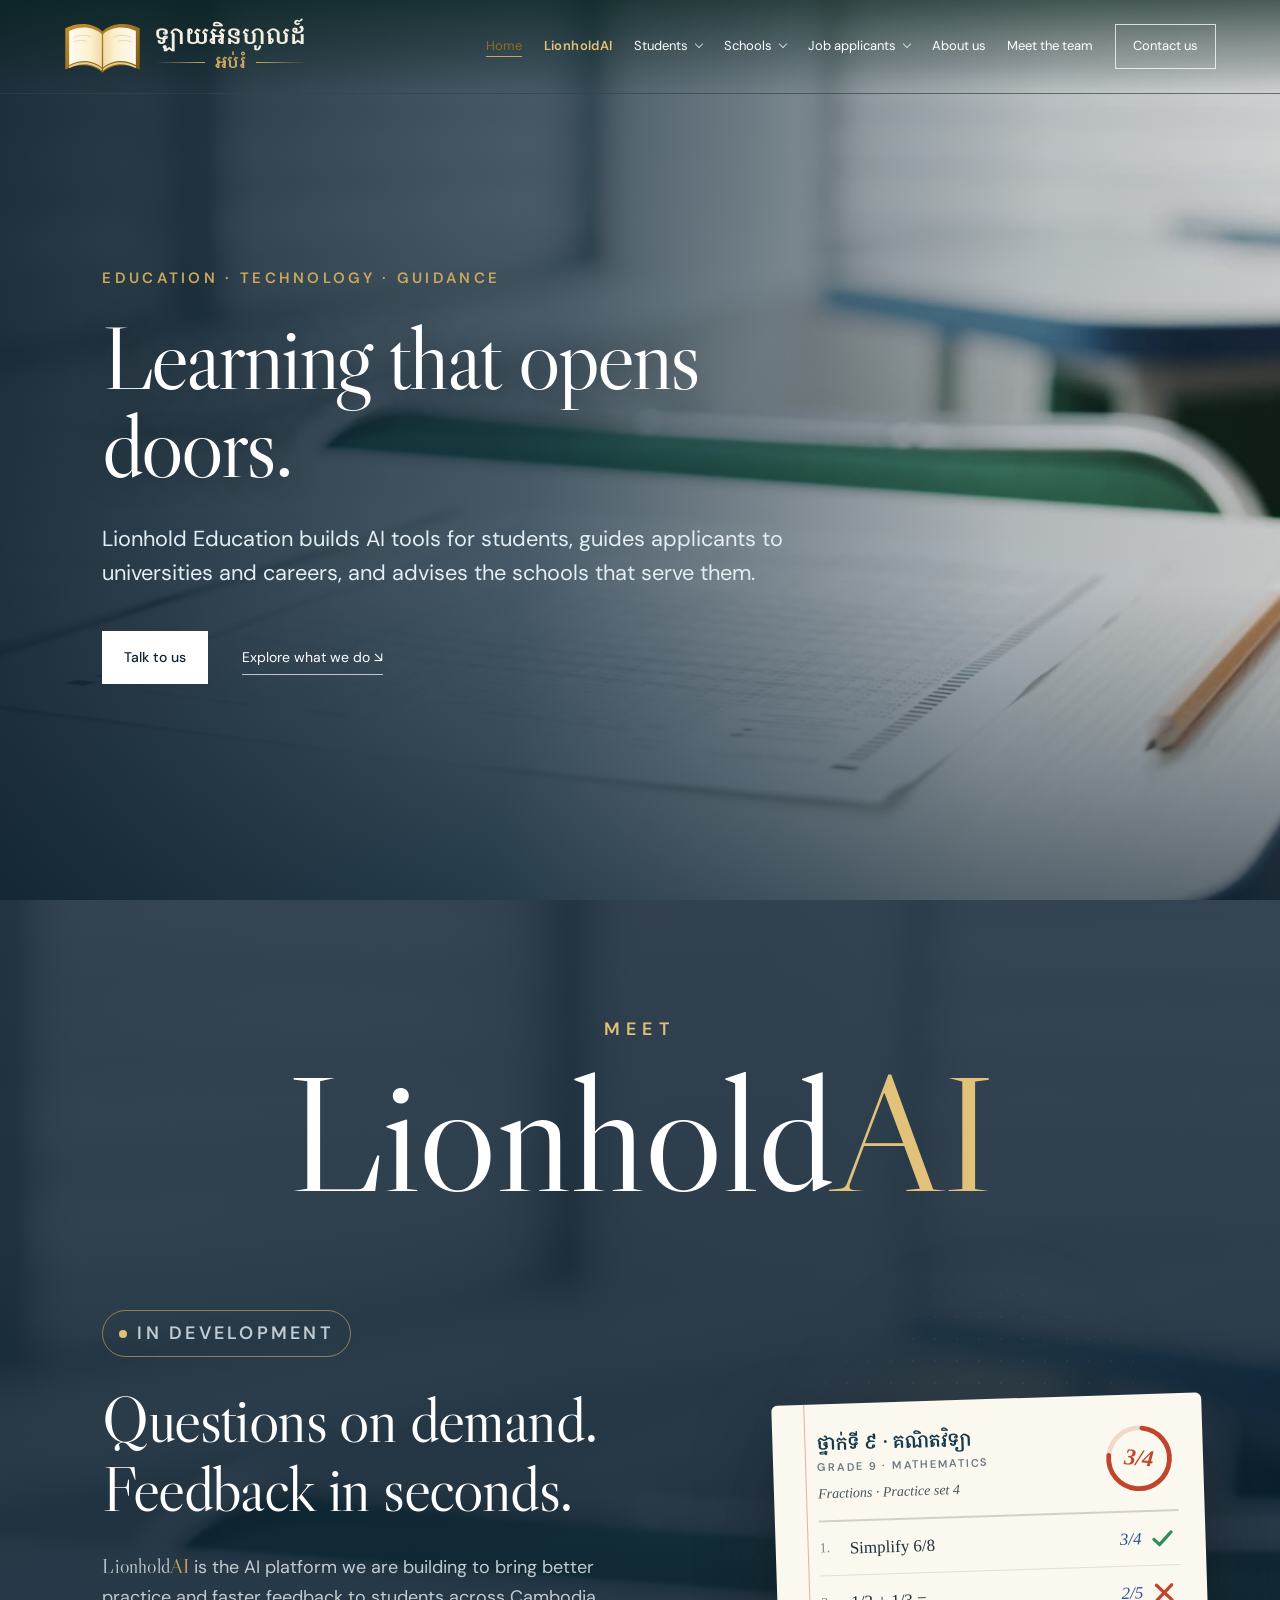
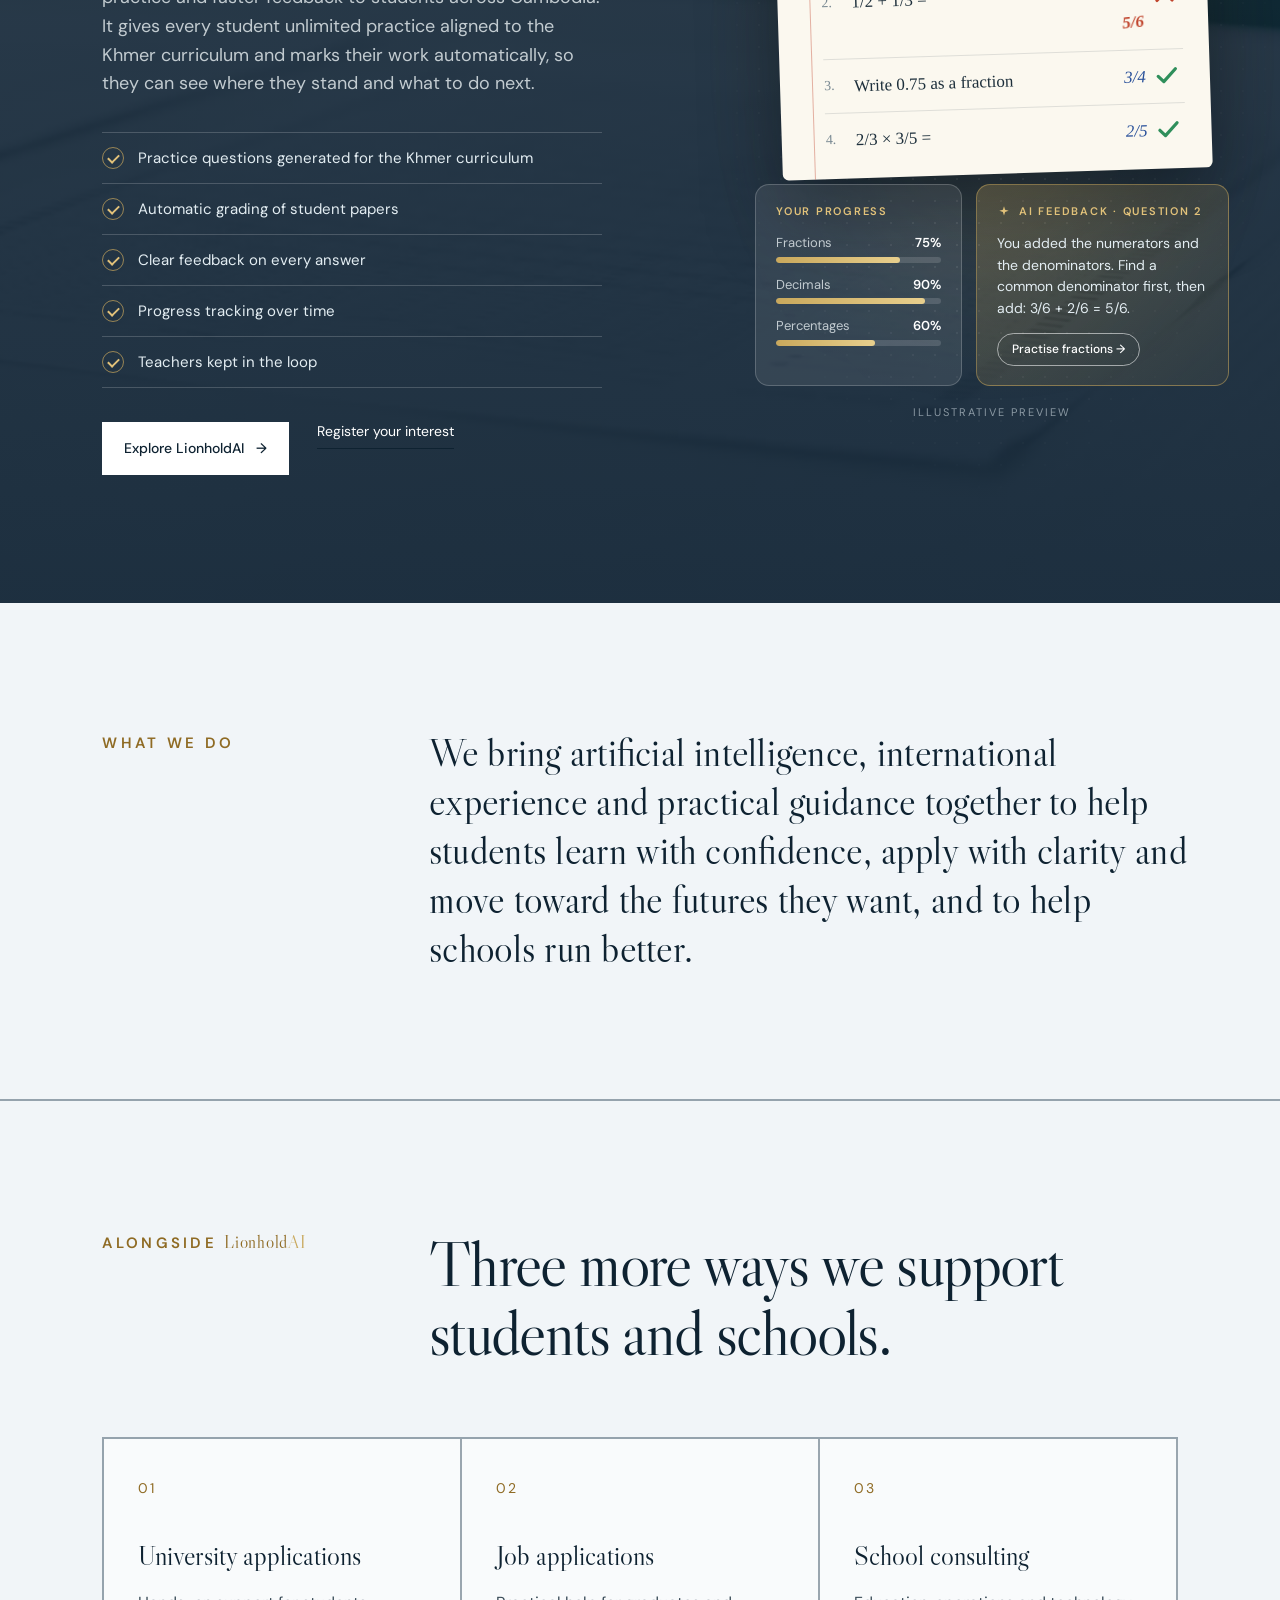
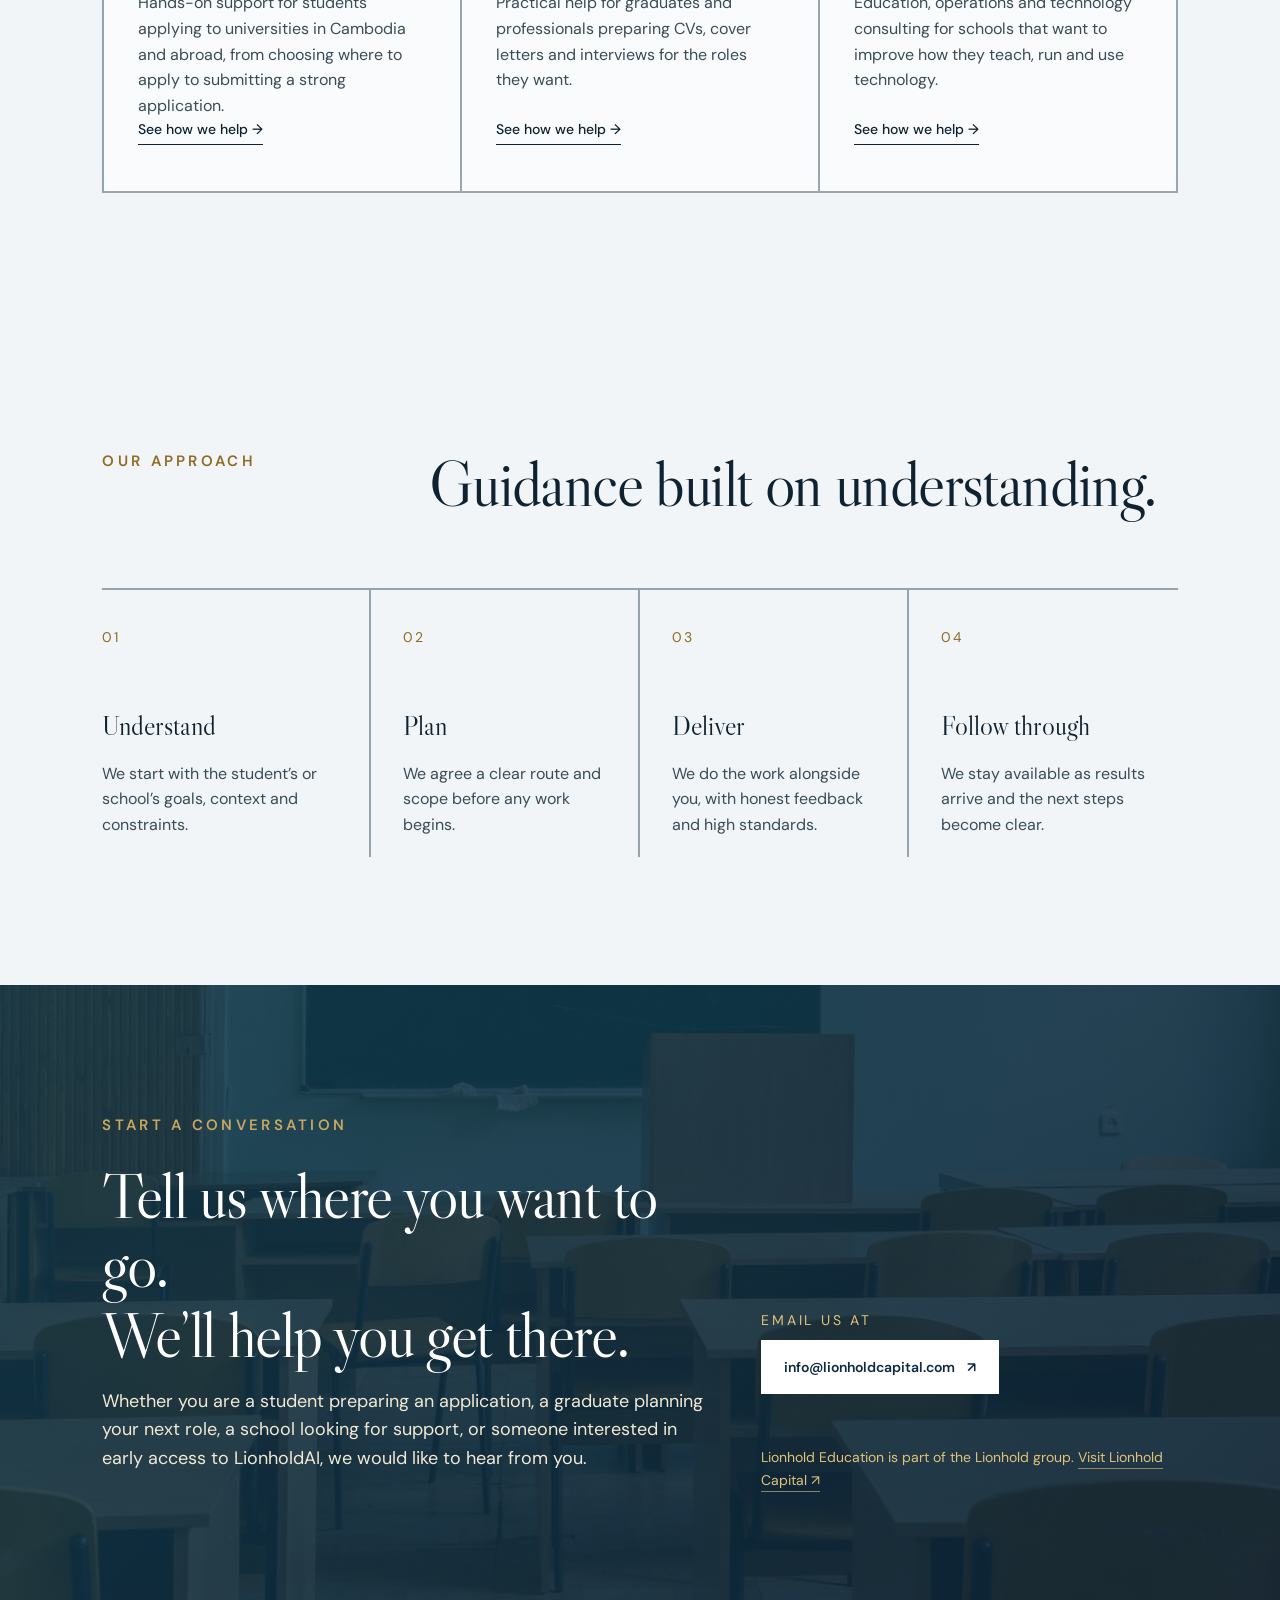
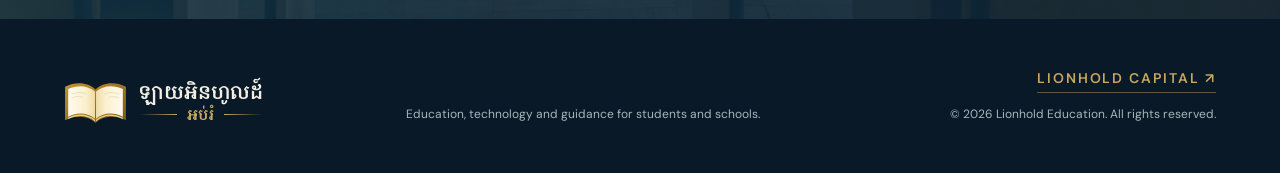
<file: index.html>
<!doctype html>
<html lang="en">
<head>
  <meta charset="utf-8">
  <meta name="viewport" content="width=device-width, initial-scale=1">
  <meta name="description" content="LionholdAI is an AI learning platform for Cambodian students that writes Khmer-curriculum practice questions and grades papers automatically. From Lionhold Education.">
  <meta name="theme-color" content="#eaf0f3">
  <link rel="icon" href="assets/favicon.svg?v=6" type="image/svg+xml">
  <link rel="icon" href="assets/favicon.ico?v=6" sizes="16x16 32x32 48x48">
  <link rel="icon" href="assets/lionhold-favicon.png?v=6" type="image/png" sizes="256x256">
  <link rel="apple-touch-icon" href="assets/apple-touch-icon.png?v=6">
  <title>Lionhold Education | Learning that opens doors.</title>
  <link rel="preconnect" href="https://fonts.googleapis.com">
  <link rel="preconnect" href="https://fonts.gstatic.com" crossorigin>
  <link href="https://fonts.googleapis.com/css2?family=DM+Sans:wght@400;500;600&family=Libre+Caslon+Display&family=Noto+Serif+Khmer:wght@500;600&display=swap" rel="stylesheet">
  <link rel="stylesheet" href="styles.css?v=2">
  <link rel="stylesheet" href="education.css?v=8">
</head>
<body class="tinted" style="--photo:url(assets/hero-poster.jpg);--band1:url(assets/hero-poster.jpg);--band2:url(assets/band-2.jpg);--foot:none">
  <header class="site-header" id="top">
    <a class="brand" href="#top" aria-label="Lionhold Education home">
      <img class="brand-emblem" src="assets/lionhold-book-emblem.svg?v=3" alt="" width="240" height="168">
      <span class="brand-text" lang="km"><strong>ឡាយអិនហូលដ៍</strong><em>អប់រំ</em></span>
    </a>
    <button class="menu-toggle" type="button" aria-expanded="false" aria-controls="nav">Menu</button>
    <nav id="nav" aria-label="Main navigation">
      <a href="index.html" aria-current="page">Home</a>
      <a class="nav-lhai" href="platform.html">LionholdAI</a>
      <div class="nav-item has-dropdown">
        <a class="nav-trigger" href="platform.html">Students</a>
        <div class="dropdown">
          <a href="platform.html">LionholdAI</a>
          <a href="university.html">University application support</a>
        </div>
      </div>
      <div class="nav-item has-dropdown">
        <a class="nav-trigger" href="schools.html">Schools</a>
        <div class="dropdown">
          <a href="schools.html#education-consulting">Education consulting</a>
          <a href="schools.html#operations-consulting">Operations consulting</a>
          <a href="schools.html#technology-consulting">Technology consulting</a>
        </div>
      </div>
      <div class="nav-item has-dropdown">
        <a class="nav-trigger" href="jobs.html">Job applicants</a>
        <div class="dropdown">
          <a href="jobs.html#cvs">CVs and cover letters</a>
          <a href="jobs.html#interviews">Interview preparation</a>
          <a href="jobs.html#job-search">Job search strategy</a>
        </div>
      </div>
      <a href="about.html">About us</a>
      <a href="team.html">Meet the team</a>
      <a class="nav-cta" href="index.html#contact">Contact us</a>
    </nav>
  </header>

  <main>
    <section class="hero" aria-labelledby="hero-title">
      <video class="hero-video" autoplay muted loop playsinline preload="metadata" poster="assets/hero-poster.jpg" aria-hidden="true">
        <source src="assets/hero-video-sm.mp4" type="video/mp4" media="(max-width:900px)">
        <source src="assets/hero-video.mp4" type="video/mp4">
      </video>
      <div class="hero-shade" aria-hidden="true"></div>
      <div class="hero-copy reveal">
        <p class="eyebrow">Education · Technology · Guidance</p>
        <h1 id="hero-title">Learning that opens doors.</h1>
        <p class="lede">Lionhold Education builds AI tools for students, guides applicants to universities and careers, and advises the schools that serve them.</p>
        <div class="hero-actions">
          <a class="button button-primary" href="#contact">Talk to us</a>
          <a class="text-link" href="#work">Explore what we do <span aria-hidden="true">↘</span></a>
        </div>
      </div>
    </section>

    <section class="technology ai-preview" id="technology" aria-labelledby="technology-title">
      <div class="ai-banner reveal">
        <p class="ai-banner-meet">Meet</p>
        <p class="ai-banner-name"><span class="lhai">Lionhold<i>AI</i></span></p>
      </div>
      <div class="tech-copy section-pad reveal">
        <p class="status-pill">In development</p>
        <h2 id="technology-title">Questions on demand.<br>Feedback in seconds.</h2>
        <p><span class="lhai">Lionhold<i>AI</i></span> is the AI platform we are building to bring better practice and faster feedback to students across Cambodia. It gives every student unlimited practice aligned to the Khmer curriculum and marks their work automatically, so they can see where they stand and what to do next.</p>
        <ul class="ai-points">
          <li><span class="ai-tick" aria-hidden="true"></span>Practice questions generated for the Khmer curriculum</li>
          <li><span class="ai-tick" aria-hidden="true"></span>Automatic grading of student papers</li>
          <li><span class="ai-tick" aria-hidden="true"></span>Clear feedback on every answer</li>
          <li><span class="ai-tick" aria-hidden="true"></span>Progress tracking over time</li>
          <li><span class="ai-tick" aria-hidden="true"></span>Teachers kept in the loop</li>
        </ul>
        <div class="tech-actions"><a class="button button-primary" href="platform.html">Explore LionholdAI <span aria-hidden="true">→</span></a><a class="text-link" href="#contact">Register your interest</a></div>
      </div>

      <div class="preview-stage reveal" role="img" aria-label="Illustrative preview: a student's maths paper marked automatically, with a score, feedback on the wrong answer and progress by topic.">
        <div class="paper">
          <div class="paper-head">
            <div>
              <p class="paper-km" lang="km">ថ្នាក់ទី ៩ · គណិតវិទ្យា</p>
              <p class="paper-en">Grade 9 · Mathematics</p>
              <p class="paper-set">Fractions · Practice set 4</p>
            </div>
            <div class="score-stamp">
              <svg viewBox="0 0 80 80" aria-hidden="true"><circle class="ring-track" cx="40" cy="40" r="32"/><circle class="ring-fill" cx="40" cy="40" r="32"/></svg>
              <span>3/4</span>
            </div>
          </div>
          <ol class="paper-qs">
            <li><span class="q-text">Simplify 6/8</span><span class="q-ans">3/4</span><svg class="mark tick" viewBox="0 0 24 24" aria-hidden="true"><path pathLength="40" d="M4 12.5l5 5L20 6"/></svg></li>
            <li class="wrong"><span class="q-text">1/2 + 1/3 =</span><span class="q-ans">2/5</span><svg class="mark cross" viewBox="0 0 24 24" aria-hidden="true"><path pathLength="40" d="M5 5l14 14M19 5L5 19"/></svg><span class="q-fix">5/6</span></li>
            <li><span class="q-text">Write 0.75 as a fraction</span><span class="q-ans">3/4</span><svg class="mark tick" viewBox="0 0 24 24" aria-hidden="true"><path pathLength="40" d="M4 12.5l5 5L20 6"/></svg></li>
            <li><span class="q-text">2/3 × 3/5 =</span><span class="q-ans">2/5</span><svg class="mark tick" viewBox="0 0 24 24" aria-hidden="true"><path pathLength="40" d="M4 12.5l5 5L20 6"/></svg></li>
          </ol>
        </div>

        <div class="preview-cards">
          <div class="progress-card">
            <p class="card-label">Your progress</p>
            <div class="topic" style="--w:75%"><span>Fractions</span><b>75%</b><i></i></div>
            <div class="topic" style="--w:90%"><span>Decimals</span><b>90%</b><i></i></div>
            <div class="topic" style="--w:60%"><span>Percentages</span><b>60%</b><i></i></div>
          </div>
          <div class="feedback-card">
            <p class="card-label"><svg viewBox="0 0 24 24" aria-hidden="true"><path d="M12 2l1.9 6.1L20 10l-6.1 1.9L12 18l-1.9-6.1L4 10l6.1-1.9z"/></svg>AI feedback · Question 2</p>
            <p>You added the numerators and the denominators. Find a common denominator first, then add: 3/6 + 2/6 = 5/6.</p>
            <span class="chip">Practise fractions →</span>
          </div>
        </div>
        <p class="preview-note">Illustrative preview</p>
      </div>
    </section>

    <section class="statement section-pad reveal" aria-label="Introduction">
      <p class="section-kicker">What we do</p>
      <p class="statement-copy">We bring artificial intelligence, international experience and practical guidance together to help students learn with confidence, apply with clarity and move toward the futures they want, and to help schools run better.</p>
    </section>

    <section class="offerings section-pad" id="work" aria-labelledby="offerings-title">
      <div class="section-heading reveal">
        <p class="section-kicker">Alongside <span class="lhai">Lionhold<i>AI</i></span></p>
        <h2 id="offerings-title">Three more ways we support students and schools.</h2>
      </div>
      <div class="capability-grid offer-grid">
        <article class="capability-card reveal"><span>01</span><h3>University applications</h3><p>Hands-on support for students applying to universities in Cambodia and abroad, from choosing where to apply to submitting a strong application.</p><a class="card-link" href="university.html">See how we help →</a></article>
        <article class="capability-card reveal"><span>02</span><h3>Job applications</h3><p>Practical help for graduates and professionals preparing CVs, cover letters and interviews for the roles they want.</p><a class="card-link" href="jobs.html">See how we help →</a></article>
        <article class="capability-card reveal"><span>03</span><h3>School consulting</h3><p>Education, operations and technology consulting for schools that want to improve how they teach, run and use technology.</p><a class="card-link" href="schools.html">See how we help →</a></article>
      </div>
    </section>

    <section class="approach section-pad" id="approach" aria-labelledby="approach-title">
      <div class="section-heading reveal"><p class="section-kicker">Our approach</p><h2 id="approach-title">Guidance built on understanding.</h2></div>
      <div class="approach-steps">
        <article class="reveal"><span>01</span><h3>Understand</h3><p>We start with the student’s or school’s goals, context and constraints.</p></article>
        <article class="reveal"><span>02</span><h3>Plan</h3><p>We agree a clear route and scope before any work begins.</p></article>
        <article class="reveal"><span>03</span><h3>Deliver</h3><p>We do the work alongside you, with honest feedback and high standards.</p></article>
        <article class="reveal"><span>04</span><h3>Follow through</h3><p>We stay available as results arrive and the next steps become clear.</p></article>
      </div>
    </section>

    <section class="contact section-pad" id="contact" aria-labelledby="contact-title">
      <div class="contact-copy reveal">
        <p class="section-kicker light">Start a conversation</p>
        <h2 id="contact-title">Tell us where you want to go.<br>We’ll help you get there.</h2>
        <p>Whether you are a student preparing an application, a graduate planning your next role, a school looking for support, or someone interested in early access to LionholdAI, we would like to hear from you.</p>
      </div>
      <div class="contact-actions">
        <div class="contact-action"><span class="contact-label">Email us at</span><a class="button contact-email" href="mailto:info@lionholdcapital.com">info@lionholdcapital.com <span aria-hidden="true">↗</span></a></div>
        <p class="group-note">Lionhold Education is part of the Lionhold group. <a href="https://lionholdcapital.com" target="_blank" rel="noopener noreferrer">Visit Lionhold Capital ↗</a></p>
      </div>
    </section>
  </main>

  <footer>
    <div class="footer-brand" lang="km">
      <img class="brand-emblem" src="assets/lionhold-book-emblem.svg?v=3" alt="" width="240" height="168">
      <span class="brand-text"><strong>ឡាយអិនហូលដ៍</strong><em>អប់រំ</em></span>
    </div>
    <p>Education, technology and guidance for students and schools.</p>
    <div class="footer-meta"><a class="footer-linkedin" href="https://lionholdcapital.com" target="_blank" rel="noopener noreferrer" aria-label="Lionhold Capital, part of the Lionhold group">Lionhold Capital <span aria-hidden="true">↗</span></a><p>© <span id="year"></span> Lionhold Education. All rights reserved.</p></div>
  </footer>
  <script src="script.js?v=2"></script>
</body>
</html>
</file>
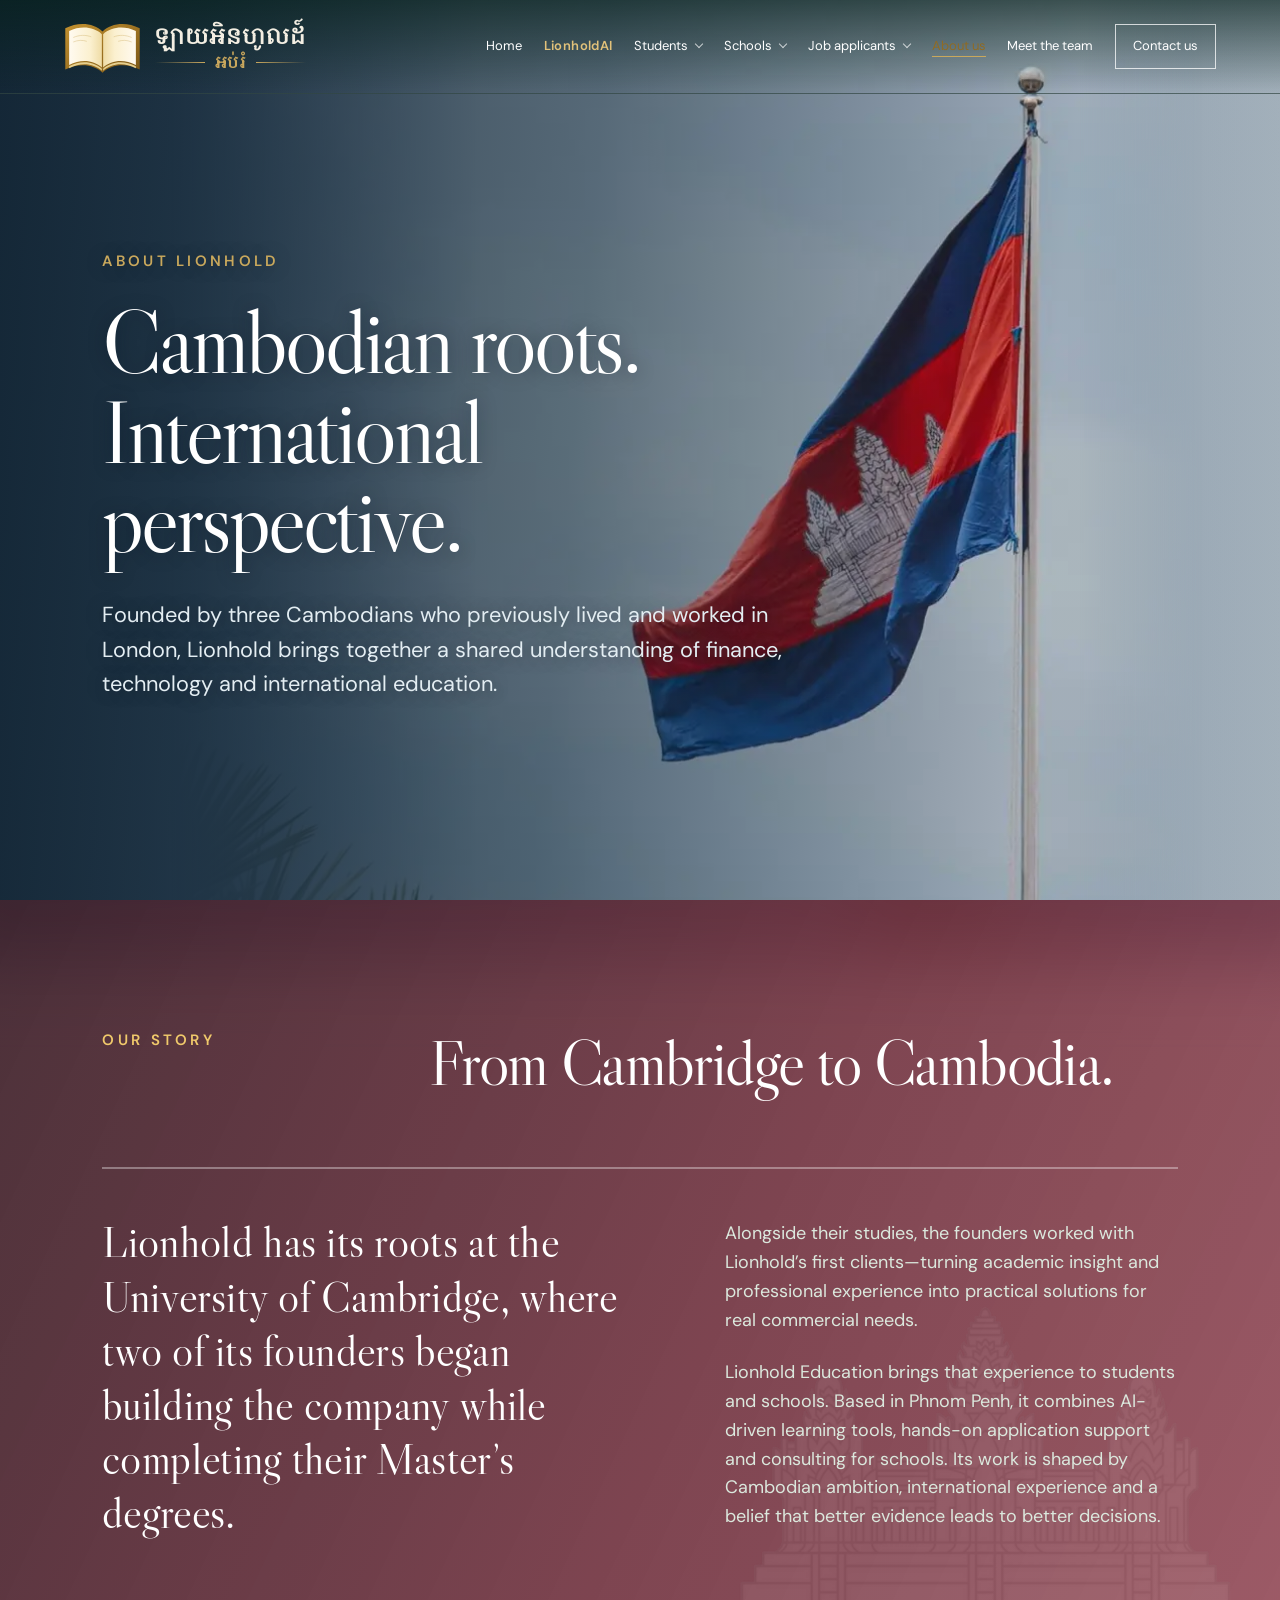
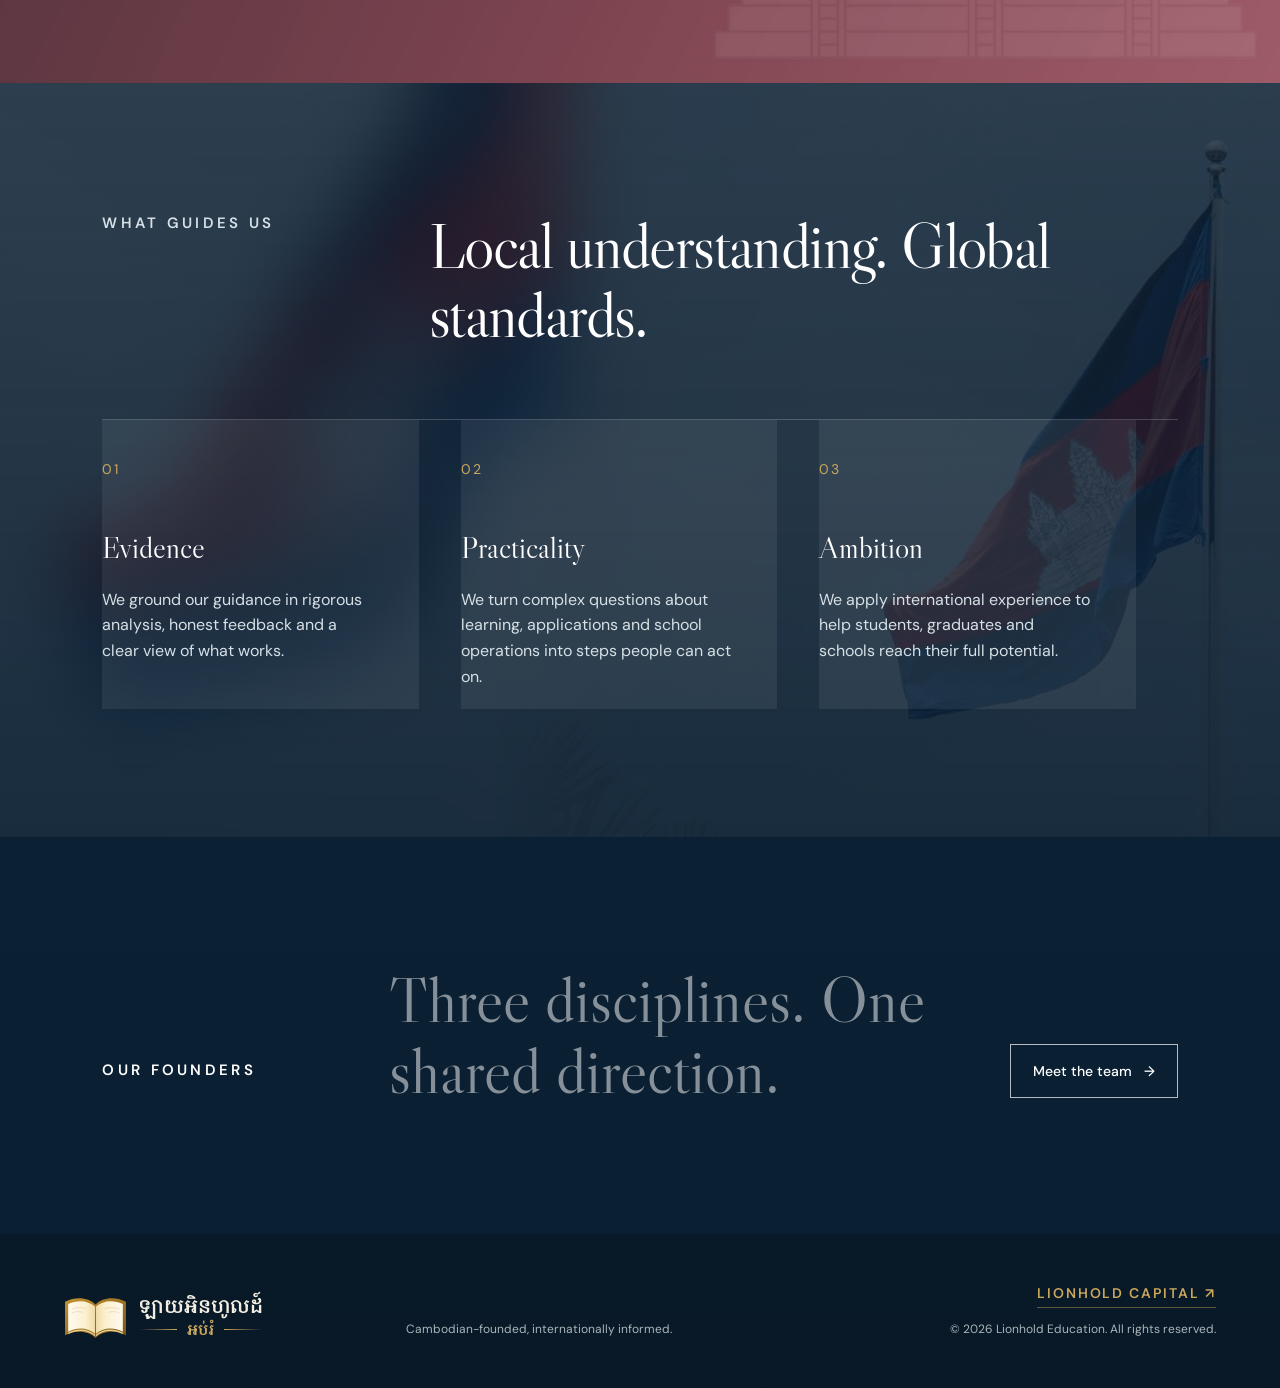
<file: about.html>
<!doctype html>
<html lang="en">
<head>
  <meta charset="utf-8">
  <meta name="viewport" content="width=device-width, initial-scale=1">
  <meta name="description" content="Learn about Lionhold Education, part of the Cambodian-founded Lionhold group with roots at the University of Cambridge.">
  <meta name="theme-color" content="#eaf0f3">
  <link rel="icon" href="assets/favicon.svg?v=6" type="image/svg+xml">
  <link rel="icon" href="assets/favicon.ico?v=6" sizes="16x16 32x32 48x48">
  <link rel="icon" href="assets/lionhold-favicon.png?v=6" type="image/png" sizes="256x256">
  <link rel="apple-touch-icon" href="assets/apple-touch-icon.png?v=6">
  <title>About Us | Lionhold Education</title>
  <link rel="preconnect" href="https://fonts.googleapis.com">
  <link rel="preconnect" href="https://fonts.gstatic.com" crossorigin>
  <link href="https://fonts.googleapis.com/css2?family=DM+Sans:wght@400;500;600&family=Libre+Caslon+Display&family=Noto+Serif+Khmer:wght@500;600&display=swap" rel="stylesheet">
  <link rel="stylesheet" href="styles.css?v=2">
  <link rel="stylesheet" href="education.css?v=8">
</head>
<body class="tinted" style="--photo:url(assets/bg-about-flag.jpg);--band1:url(assets/bg-about-flag.jpg);--band2:none;--foot:none">
  <header class="site-header" id="top">
    <a class="brand" href="index.html" aria-label="Lionhold Education home">
      <img class="brand-emblem" src="assets/lionhold-book-emblem.svg?v=3" alt="" width="240" height="168">
      <span class="brand-text" lang="km"><strong>ឡាយអិនហូលដ៍</strong><em>អប់រំ</em></span>
    </a>
    <button class="menu-toggle" type="button" aria-expanded="false" aria-controls="nav">Menu</button>
    <nav id="nav" aria-label="Main navigation">
      <a href="index.html">Home</a>
      <a class="nav-lhai" href="platform.html">LionholdAI</a>
      <div class="nav-item has-dropdown">
        <a class="nav-trigger" href="platform.html">Students</a>
        <div class="dropdown">
          <a href="platform.html">LionholdAI</a>
          <a href="university.html">University application support</a>
        </div>
      </div>
      <div class="nav-item has-dropdown">
        <a class="nav-trigger" href="schools.html">Schools</a>
        <div class="dropdown">
          <a href="schools.html#education-consulting">Education consulting</a>
          <a href="schools.html#operations-consulting">Operations consulting</a>
          <a href="schools.html#technology-consulting">Technology consulting</a>
        </div>
      </div>
      <div class="nav-item has-dropdown">
        <a class="nav-trigger" href="jobs.html">Job applicants</a>
        <div class="dropdown">
          <a href="jobs.html#cvs">CVs and cover letters</a>
          <a href="jobs.html#interviews">Interview preparation</a>
          <a href="jobs.html#job-search">Job search strategy</a>
        </div>
      </div>
      <a href="about.html" aria-current="page">About us</a>
      <a href="team.html">Meet the team</a>
      <a class="nav-cta" href="index.html#contact">Contact us</a>
    </nav>
  </header>

  <main>
    <section class="page-hero hero-flag">
      <div class="page-hero-copy reveal">
        <p class="eyebrow">About Lionhold</p>
        <h1>Cambodian roots. International perspective.</h1>
        <p>Founded by three Cambodians who previously lived and worked in London, Lionhold brings together a shared understanding of finance, technology and international education.</p>
      </div>
    </section>

    <section class="origin section-pad" aria-labelledby="origin-title">
      <div class="section-heading reveal">
        <p class="section-kicker">Our story</p>
        <h2 id="origin-title">From Cambridge to Cambodia.</h2>
      </div>
      <div class="origin-grid">
        <p class="origin-lead reveal">Lionhold has its roots at the University of Cambridge, where two of its founders began building the company while completing their Master’s degrees.</p>
        <div class="origin-copy reveal">
          <p>Alongside their studies, the founders worked with Lionhold’s first clients—turning academic insight and professional experience into practical solutions for real commercial needs.</p>
          <p>Lionhold Education brings that experience to students and schools. Based in Phnom Penh, it combines AI-driven learning tools, hands-on application support and consulting for schools. Its work is shaped by Cambodian ambition, international experience and a belief that better evidence leads to better decisions.</p>
        </div>
      </div>
    </section>

    <section class="values section-pad" aria-labelledby="values-title">
      <div class="section-heading reveal">
        <p class="section-kicker light">What guides us</p>
        <h2 id="values-title">Local understanding. Global standards.</h2>
      </div>
      <div class="value-grid">
        <article class="reveal"><span>01</span><h3>Evidence</h3><p>We ground our guidance in rigorous analysis, honest feedback and a clear view of what works.</p></article>
        <article class="reveal"><span>02</span><h3>Practicality</h3><p>We turn complex questions about learning, applications and school operations into steps people can act on.</p></article>
        <article class="reveal"><span>03</span><h3>Ambition</h3><p>We apply international experience to help students, graduates and schools reach their full potential.</p></article>
      </div>
    </section>

    <section class="team-principle">
      <p class="section-kicker light">Our founders</p>
      <blockquote>Three disciplines. One shared direction.</blockquote>
      <a class="button button-light" href="team.html">Meet the team <span aria-hidden="true">→</span></a>
    </section>
  </main>

  <footer>
    <div class="footer-brand" lang="km">
      <img class="brand-emblem" src="assets/lionhold-book-emblem.svg?v=3" alt="" width="240" height="168">
      <span class="brand-text"><strong>ឡាយអិនហូលដ៍</strong><em>អប់រំ</em></span>
    </div>
    <p>Cambodian-founded, internationally informed.</p>
    <div class="footer-meta"><a class="footer-linkedin" href="https://lionholdcapital.com" target="_blank" rel="noopener noreferrer" aria-label="Lionhold Capital, part of the Lionhold group">Lionhold Capital <span aria-hidden="true">↗</span></a><p>© <span id="year"></span> Lionhold Education. All rights reserved.</p></div>
  </footer>
  <script src="script.js?v=2"></script>
</body>
</html>
</file>
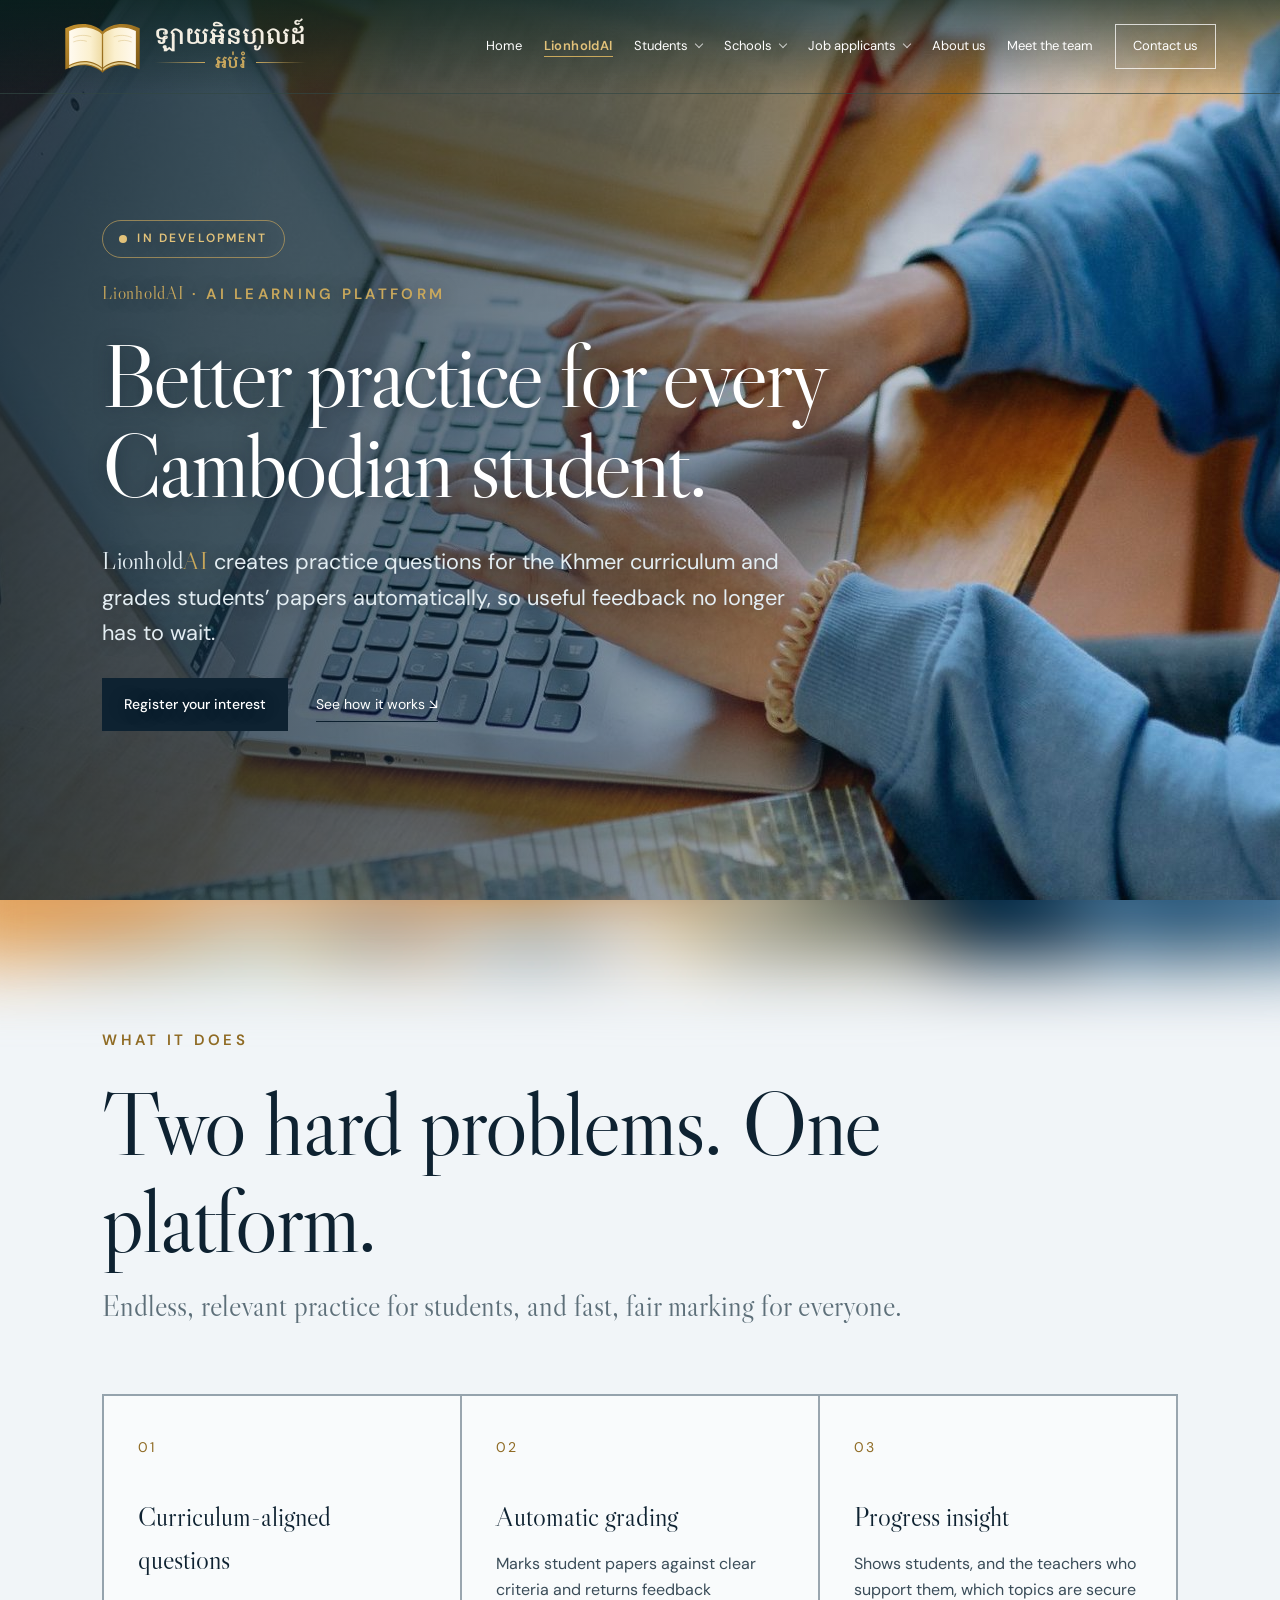
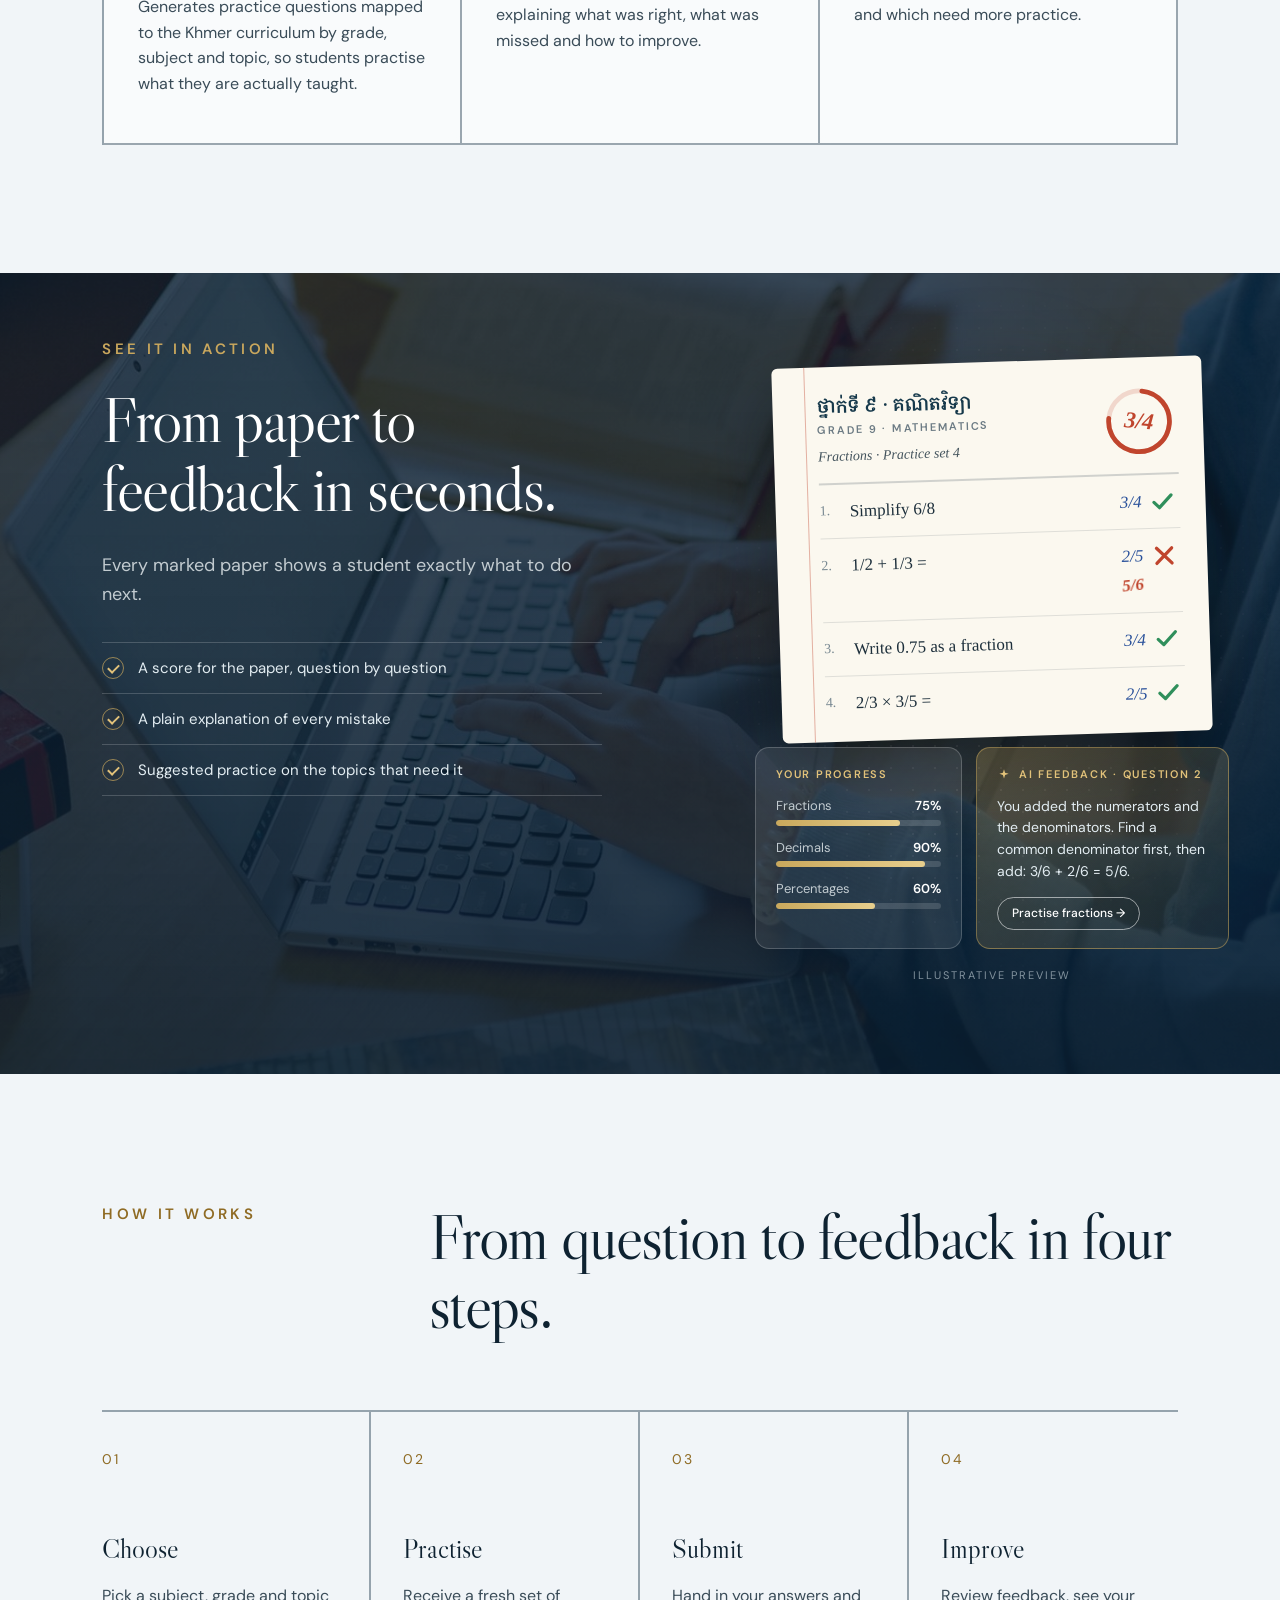
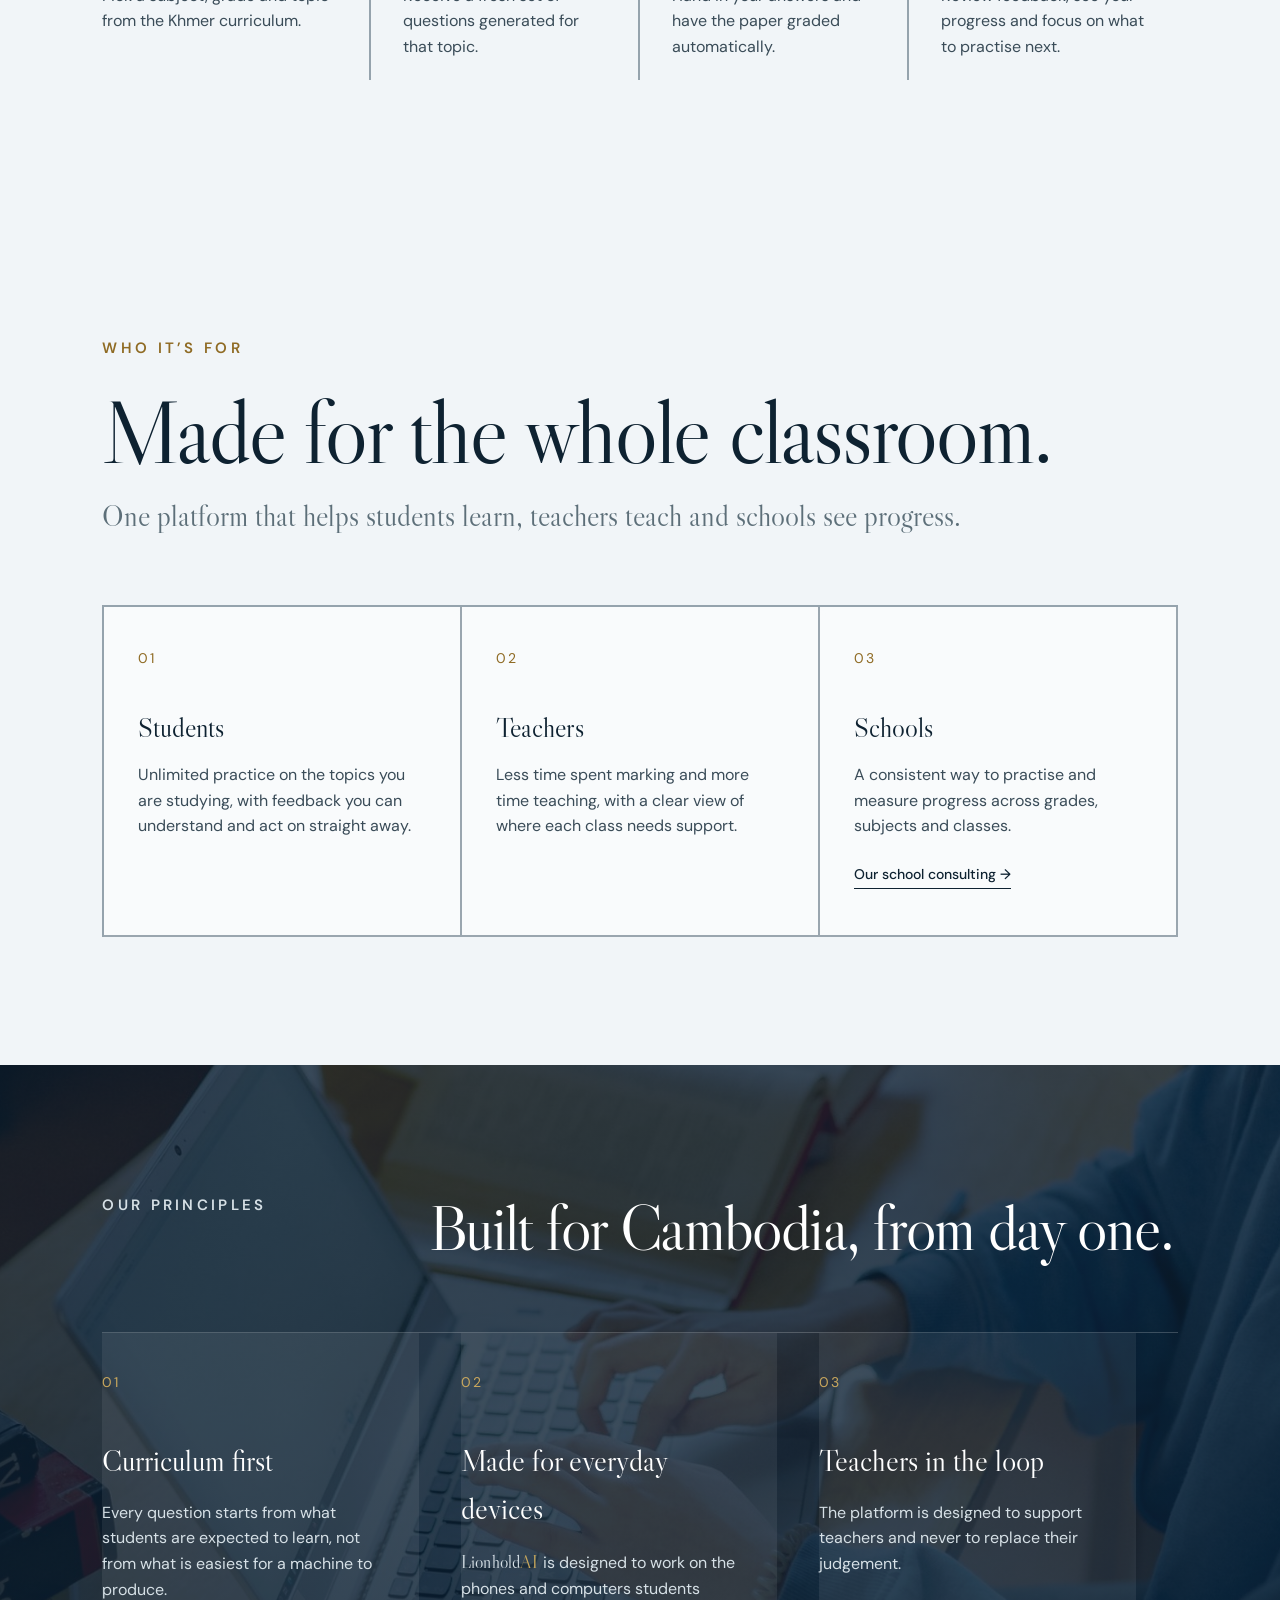
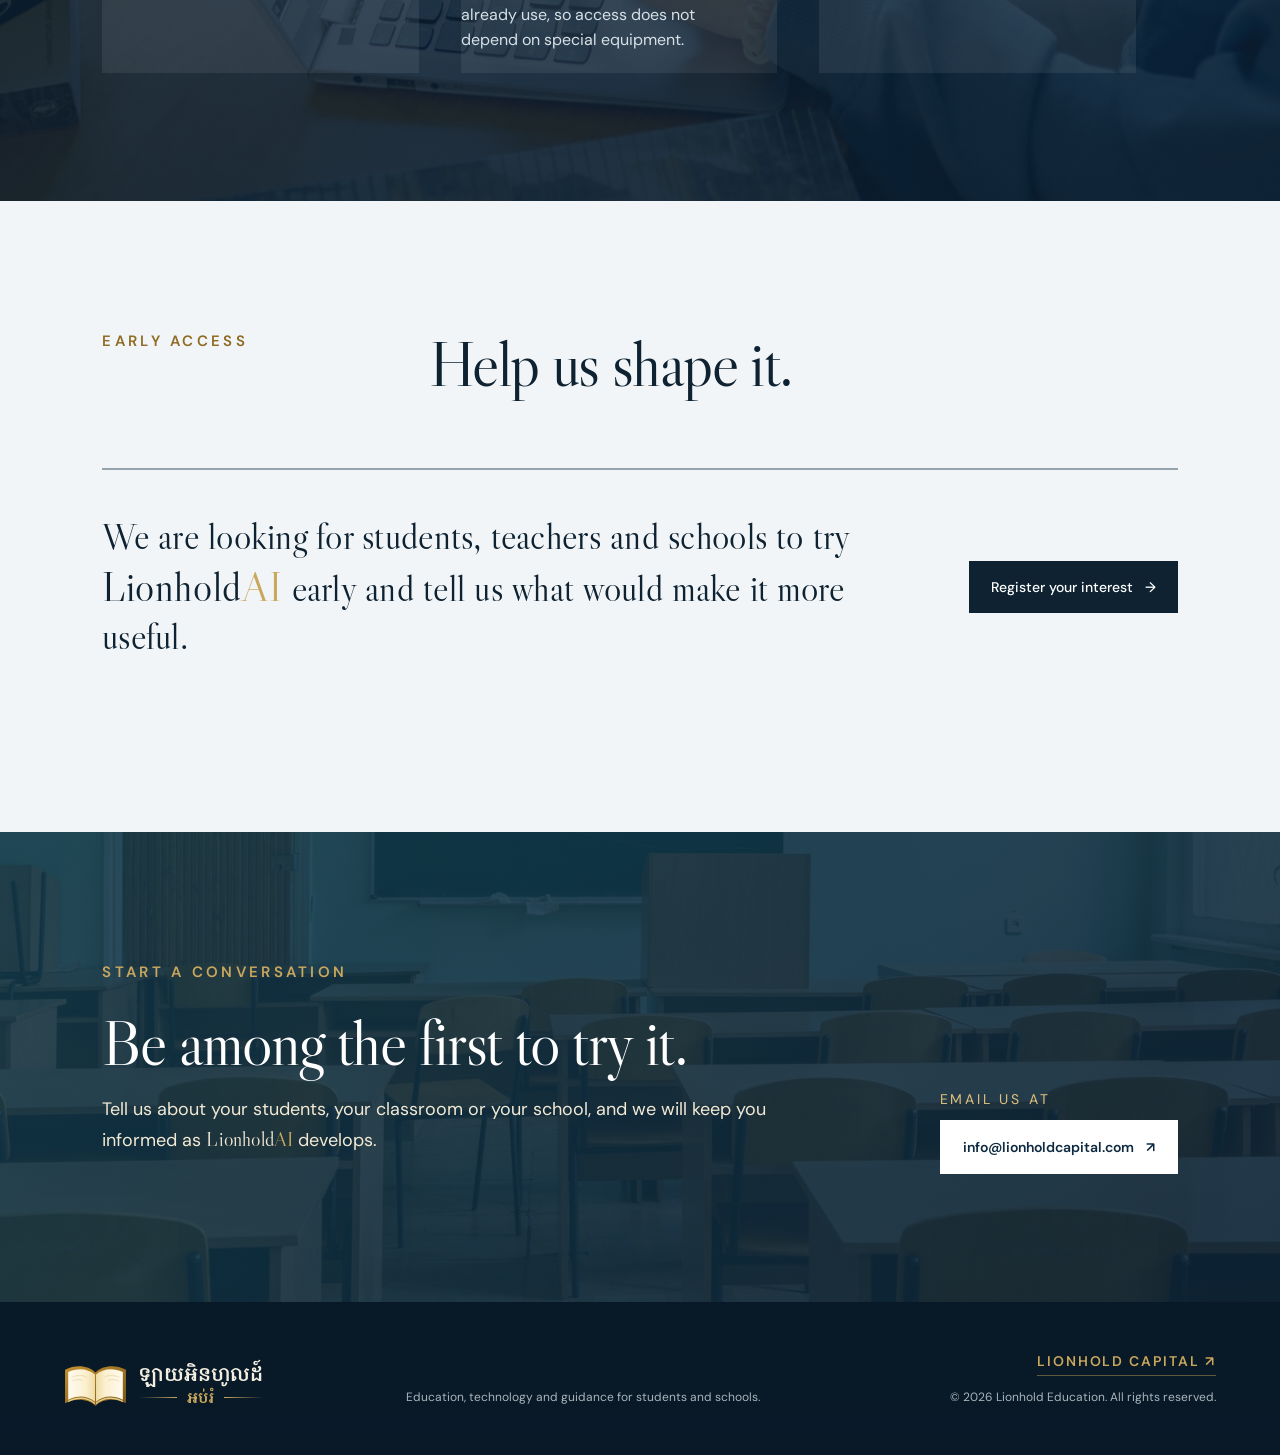
<file: platform.html>
<!doctype html>
<html lang="en">
<head>
  <meta charset="utf-8">
  <meta name="viewport" content="width=device-width, initial-scale=1">
  <meta name="description" content="LionholdAI is an AI learning platform for Cambodian students. It generates practice questions for the Khmer curriculum and grades papers automatically.">
  <meta name="theme-color" content="#eaf0f3">
  <link rel="icon" href="assets/favicon.svg?v=6" type="image/svg+xml">
  <link rel="icon" href="assets/favicon.ico?v=6" sizes="16x16 32x32 48x48">
  <link rel="icon" href="assets/lionhold-favicon.png?v=6" type="image/png" sizes="256x256">
  <link rel="apple-touch-icon" href="assets/apple-touch-icon.png?v=6">
  <title>LionholdAI | Lionhold Education</title>
  <link rel="preconnect" href="https://fonts.googleapis.com">
  <link rel="preconnect" href="https://fonts.gstatic.com" crossorigin>
  <link href="https://fonts.googleapis.com/css2?family=DM+Sans:wght@400;500;600&family=Libre+Caslon+Display&family=Noto+Serif+Khmer:wght@500;600&display=swap" rel="stylesheet">
  <link rel="stylesheet" href="styles.css?v=2">
  <link rel="stylesheet" href="education.css?v=8">
</head>
<body class="tinted" style="--photo:url(assets/bg-platform.jpg);--band1:url(assets/bg-platform.jpg);--band2:url(assets/band-2.jpg);--foot:none">
  <header class="site-header" id="top">
    <a class="brand" href="index.html" aria-label="Lionhold Education home">
      <img class="brand-emblem" src="assets/lionhold-book-emblem.svg?v=3" alt="" width="240" height="168">
      <span class="brand-text" lang="km"><strong>ឡាយអិនហូលដ៍</strong><em>អប់រំ</em></span>
    </a>
    <button class="menu-toggle" type="button" aria-expanded="false" aria-controls="nav">Menu</button>
    <nav id="nav" aria-label="Main navigation">
      <a href="index.html">Home</a>
      <a class="nav-lhai" href="platform.html" aria-current="page">LionholdAI</a>
      <div class="nav-item has-dropdown">
        <a class="nav-trigger" href="platform.html">Students</a>
        <div class="dropdown">
          <a href="platform.html">LionholdAI</a>
          <a href="university.html">University application support</a>
        </div>
      </div>
      <div class="nav-item has-dropdown">
        <a class="nav-trigger" href="schools.html">Schools</a>
        <div class="dropdown">
          <a href="schools.html#education-consulting">Education consulting</a>
          <a href="schools.html#operations-consulting">Operations consulting</a>
          <a href="schools.html#technology-consulting">Technology consulting</a>
        </div>
      </div>
      <div class="nav-item has-dropdown">
        <a class="nav-trigger" href="jobs.html">Job applicants</a>
        <div class="dropdown">
          <a href="jobs.html#cvs">CVs and cover letters</a>
          <a href="jobs.html#interviews">Interview preparation</a>
          <a href="jobs.html#job-search">Job search strategy</a>
        </div>
      </div>
      <a href="about.html">About us</a>
      <a href="team.html">Meet the team</a>
      <a class="nav-cta" href="index.html#contact">Contact us</a>
    </nav>
  </header>

  <main>
    <section class="page-hero" style="--page-bg:url(assets/bg-platform.jpg)">
      <div class="page-hero-copy reveal">
        <p class="status-pill">In development</p>
        <p class="eyebrow"><span class="lhai">Lionhold<i>AI</i></span> · AI learning platform</p>
        <h1>Better practice for every Cambodian student.</h1>
        <p class="page-lede"><span class="lhai">Lionhold<i>AI</i></span> creates practice questions for the Khmer curriculum and grades students’ papers automatically, so useful feedback no longer has to wait.</p>
        <div class="hero-actions"><a class="button button-primary" href="#early-access">Register your interest</a><a class="text-link" href="#how">See how it works <span aria-hidden="true">↘</span></a></div>
      </div>
    </section>

    <section class="service-group section-pad" aria-labelledby="what-title">
      <div class="section-heading reveal">
        <p class="section-kicker">What it does</p>
        <div class="service-heading-copy"><h2 id="what-title">Two hard problems. One platform.</h2><p>Endless, relevant practice for students, and fast, fair marking for everyone.</p></div>
      </div>
      <div class="capability-grid">
        <article class="capability-card reveal"><span>01</span><h3>Curriculum-aligned questions</h3><p>Generates practice questions mapped to the Khmer curriculum by grade, subject and topic, so students practise what they are actually taught.</p></article>
        <article class="capability-card reveal"><span>02</span><h3>Automatic grading</h3><p>Marks student papers against clear criteria and returns feedback explaining what was right, what was missed and how to improve.</p></article>
        <article class="capability-card reveal"><span>03</span><h3>Progress insight</h3><p>Shows students, and the teachers who support them, which topics are secure and which need more practice.</p></article>
      </div>
    </section>

    <section class="technology ai-preview" id="technology" aria-labelledby="technology-title">
      <div class="tech-copy section-pad reveal">
        <p class="section-kicker light">See it in action</p>
        <h2 id="technology-title">From paper to feedback in seconds.</h2>
        <p>Every marked paper shows a student exactly what to do next.</p>
        <ul class="ai-points">
          <li><span class="ai-tick" aria-hidden="true"></span>A score for the paper, question by question</li>
          <li><span class="ai-tick" aria-hidden="true"></span>A plain explanation of every mistake</li>
          <li><span class="ai-tick" aria-hidden="true"></span>Suggested practice on the topics that need it</li>
        </ul>
      </div>

      <div class="preview-stage reveal" role="img" aria-label="Illustrative preview: a student's maths paper marked automatically, with a score, feedback on the wrong answer and progress by topic.">
        <div class="paper">
          <div class="paper-head">
            <div>
              <p class="paper-km" lang="km">ថ្នាក់ទី ៩ · គណិតវិទ្យា</p>
              <p class="paper-en">Grade 9 · Mathematics</p>
              <p class="paper-set">Fractions · Practice set 4</p>
            </div>
            <div class="score-stamp">
              <svg viewBox="0 0 80 80" aria-hidden="true"><circle class="ring-track" cx="40" cy="40" r="32"/><circle class="ring-fill" cx="40" cy="40" r="32"/></svg>
              <span>3/4</span>
            </div>
          </div>
          <ol class="paper-qs">
            <li><span class="q-text">Simplify 6/8</span><span class="q-ans">3/4</span><svg class="mark tick" viewBox="0 0 24 24" aria-hidden="true"><path pathLength="40" d="M4 12.5l5 5L20 6"/></svg></li>
            <li class="wrong"><span class="q-text">1/2 + 1/3 =</span><span class="q-ans">2/5</span><svg class="mark cross" viewBox="0 0 24 24" aria-hidden="true"><path pathLength="40" d="M5 5l14 14M19 5L5 19"/></svg><span class="q-fix">5/6</span></li>
            <li><span class="q-text">Write 0.75 as a fraction</span><span class="q-ans">3/4</span><svg class="mark tick" viewBox="0 0 24 24" aria-hidden="true"><path pathLength="40" d="M4 12.5l5 5L20 6"/></svg></li>
            <li><span class="q-text">2/3 × 3/5 =</span><span class="q-ans">2/5</span><svg class="mark tick" viewBox="0 0 24 24" aria-hidden="true"><path pathLength="40" d="M4 12.5l5 5L20 6"/></svg></li>
          </ol>
        </div>

        <div class="preview-cards">
          <div class="progress-card">
            <p class="card-label">Your progress</p>
            <div class="topic" style="--w:75%"><span>Fractions</span><b>75%</b><i></i></div>
            <div class="topic" style="--w:90%"><span>Decimals</span><b>90%</b><i></i></div>
            <div class="topic" style="--w:60%"><span>Percentages</span><b>60%</b><i></i></div>
          </div>
          <div class="feedback-card">
            <p class="card-label"><svg viewBox="0 0 24 24" aria-hidden="true"><path d="M12 2l1.9 6.1L20 10l-6.1 1.9L12 18l-1.9-6.1L4 10l6.1-1.9z"/></svg>AI feedback · Question 2</p>
            <p>You added the numerators and the denominators. Find a common denominator first, then add: 3/6 + 2/6 = 5/6.</p>
            <span class="chip">Practise fractions →</span>
          </div>
        </div>
        <p class="preview-note">Illustrative preview</p>
      </div>
    </section>

    <section class="approach section-pad" id="how" aria-labelledby="how-title">
      <div class="section-heading reveal"><p class="section-kicker">How it works</p><h2 id="how-title">From question to feedback in four steps.</h2></div>
      <div class="approach-steps">
        <article class="reveal"><span>01</span><h3>Choose</h3><p>Pick a subject, grade and topic from the Khmer curriculum.</p></article>
        <article class="reveal"><span>02</span><h3>Practise</h3><p>Receive a fresh set of questions generated for that topic.</p></article>
        <article class="reveal"><span>03</span><h3>Submit</h3><p>Hand in your answers and have the paper graded automatically.</p></article>
        <article class="reveal"><span>04</span><h3>Improve</h3><p>Review feedback, see your progress and focus on what to practise next.</p></article>
      </div>
    </section>

    <section class="service-group section-pad" aria-labelledby="who-title">
      <div class="section-heading reveal">
        <p class="section-kicker">Who it’s for</p>
        <div class="service-heading-copy"><h2 id="who-title">Made for the whole classroom.</h2><p>One platform that helps students learn, teachers teach and schools see progress.</p></div>
      </div>
      <div class="capability-grid">
        <article class="capability-card reveal"><span>01</span><h3>Students</h3><p>Unlimited practice on the topics you are studying, with feedback you can understand and act on straight away.</p></article>
        <article class="capability-card reveal"><span>02</span><h3>Teachers</h3><p>Less time spent marking and more time teaching, with a clear view of where each class needs support.</p></article>
        <article class="capability-card reveal"><span>03</span><h3>Schools</h3><p>A consistent way to practise and measure progress across grades, subjects and classes. <a class="card-link" href="schools.html">Our school consulting →</a></p></article>
      </div>
    </section>

    <section class="values section-pad" aria-labelledby="principles-title">
      <div class="section-heading reveal">
        <p class="section-kicker light">Our principles</p>
        <h2 id="principles-title">Built for Cambodia, from day one.</h2>
      </div>
      <div class="value-grid">
        <article class="reveal"><span>01</span><h3>Curriculum first</h3><p>Every question starts from what students are expected to learn, not from what is easiest for a machine to produce.</p></article>
        <article class="reveal"><span>02</span><h3>Made for everyday devices</h3><p><span class="lhai">Lionhold<i>AI</i></span> is designed to work on the phones and computers students already use, so access does not depend on special equipment.</p></article>
        <article class="reveal"><span>03</span><h3>Teachers in the loop</h3><p>The platform is designed to support teachers and never to replace their judgement.</p></article>
      </div>
    </section>

    <section class="fee-conversation section-pad" id="early-access" aria-labelledby="early-title">
      <div class="section-heading reveal">
        <p class="section-kicker">Early access</p>
        <h2 id="early-title">Help us shape it.</h2>
      </div>
      <div class="fee-panel reveal">
        <p>We are looking for students, teachers and schools to try <span class="lhai">Lionhold<i>AI</i></span> early and tell us what would make it more useful.</p>
        <a class="button button-primary" href="#contact">Register your interest <span aria-hidden="true">→</span></a>
      </div>
    </section>

    <section class="contact section-pad" id="contact" aria-labelledby="platform-contact-title">
      <div class="contact-copy reveal">
        <p class="section-kicker light">Start a conversation</p>
        <h2 id="platform-contact-title">Be among the first to try it.</h2>
        <p>Tell us about your students, your classroom or your school, and we will keep you informed as <span class="lhai">Lionhold<i>AI</i></span> develops.</p>
      </div>
      <div class="contact-actions">
        <div class="contact-action"><span class="contact-label">Email us at</span><a class="button contact-email" href="mailto:info@lionholdcapital.com">info@lionholdcapital.com <span aria-hidden="true">↗</span></a></div>
      </div>
    </section>
  </main>

  <footer>
    <div class="footer-brand" lang="km">
      <img class="brand-emblem" src="assets/lionhold-book-emblem.svg?v=3" alt="" width="240" height="168">
      <span class="brand-text"><strong>ឡាយអិនហូលដ៍</strong><em>អប់រំ</em></span>
    </div>
    <p>Education, technology and guidance for students and schools.</p>
    <div class="footer-meta"><a class="footer-linkedin" href="https://lionholdcapital.com" target="_blank" rel="noopener noreferrer" aria-label="Lionhold Capital, part of the Lionhold group">Lionhold Capital <span aria-hidden="true">↗</span></a><p>© <span id="year"></span> Lionhold Education. All rights reserved.</p></div>
  </footer>
  <script src="script.js?v=2"></script>
</body>
</html>
</file>
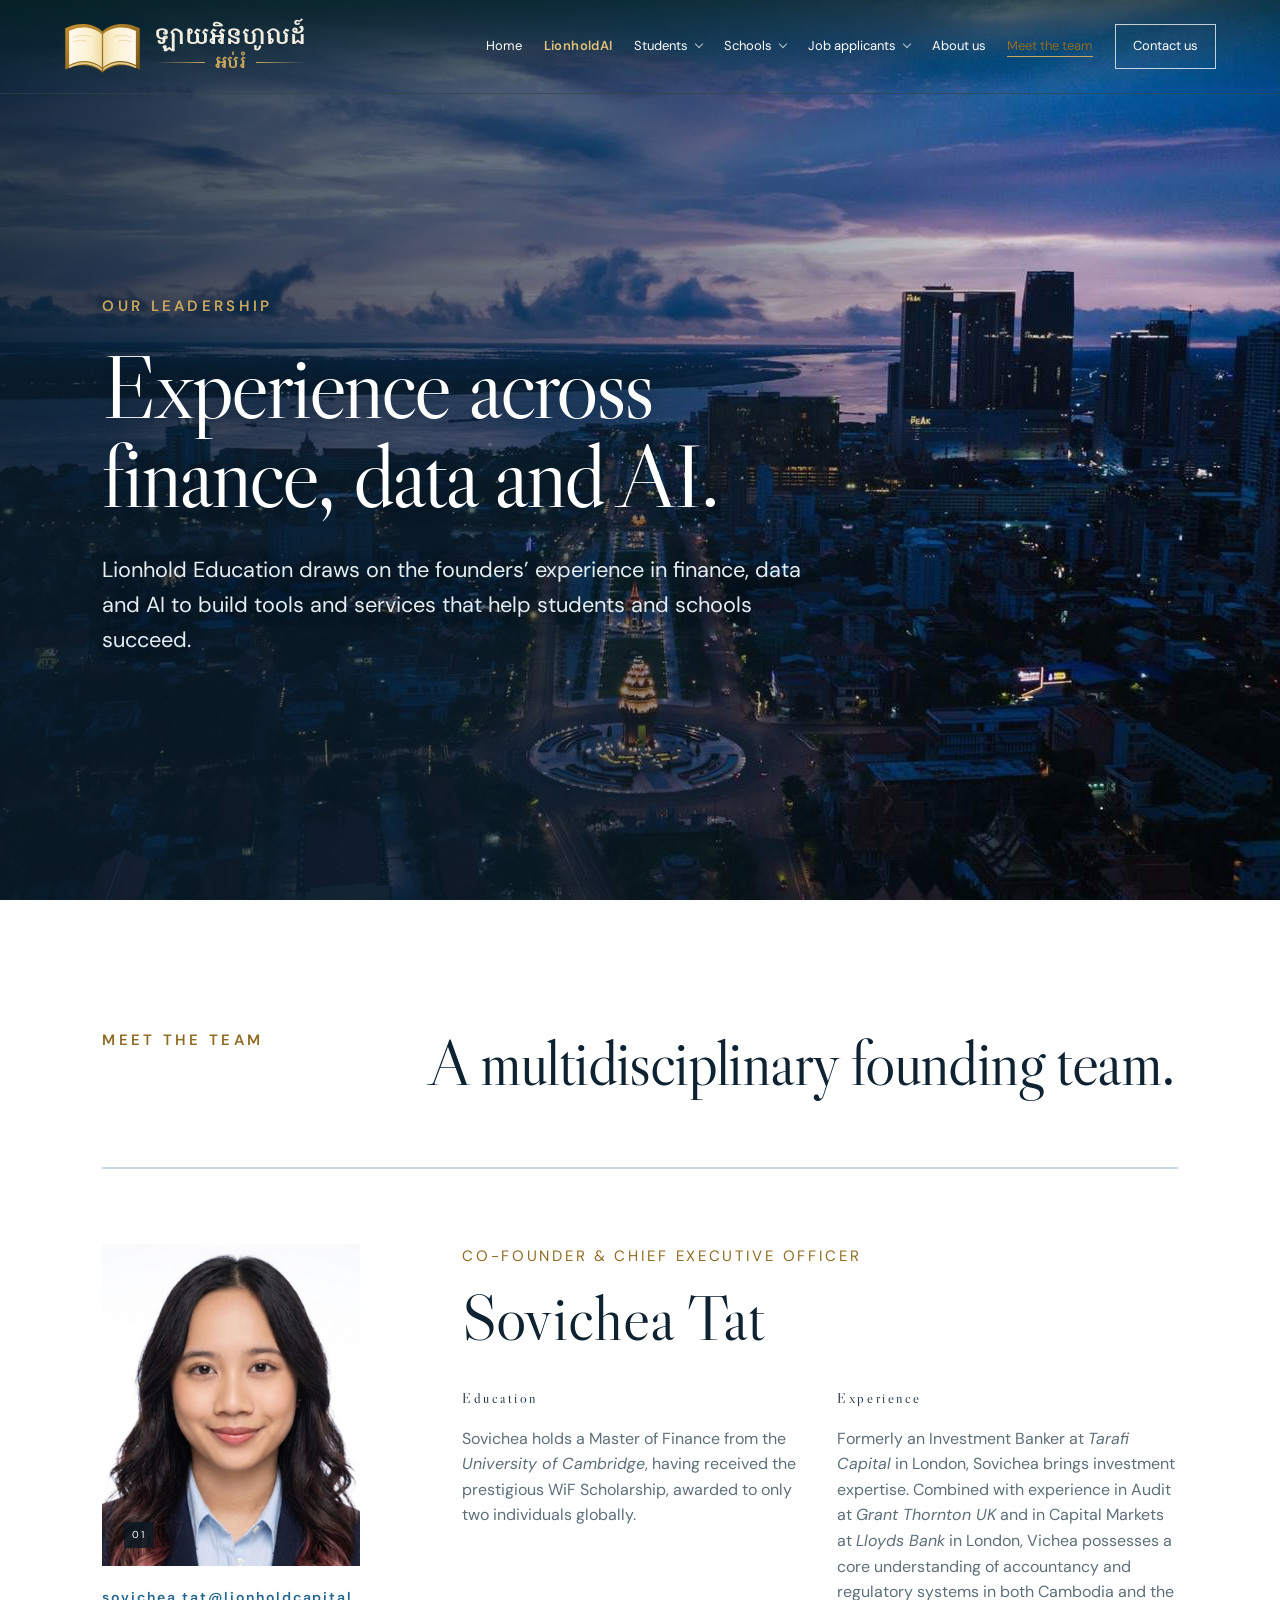
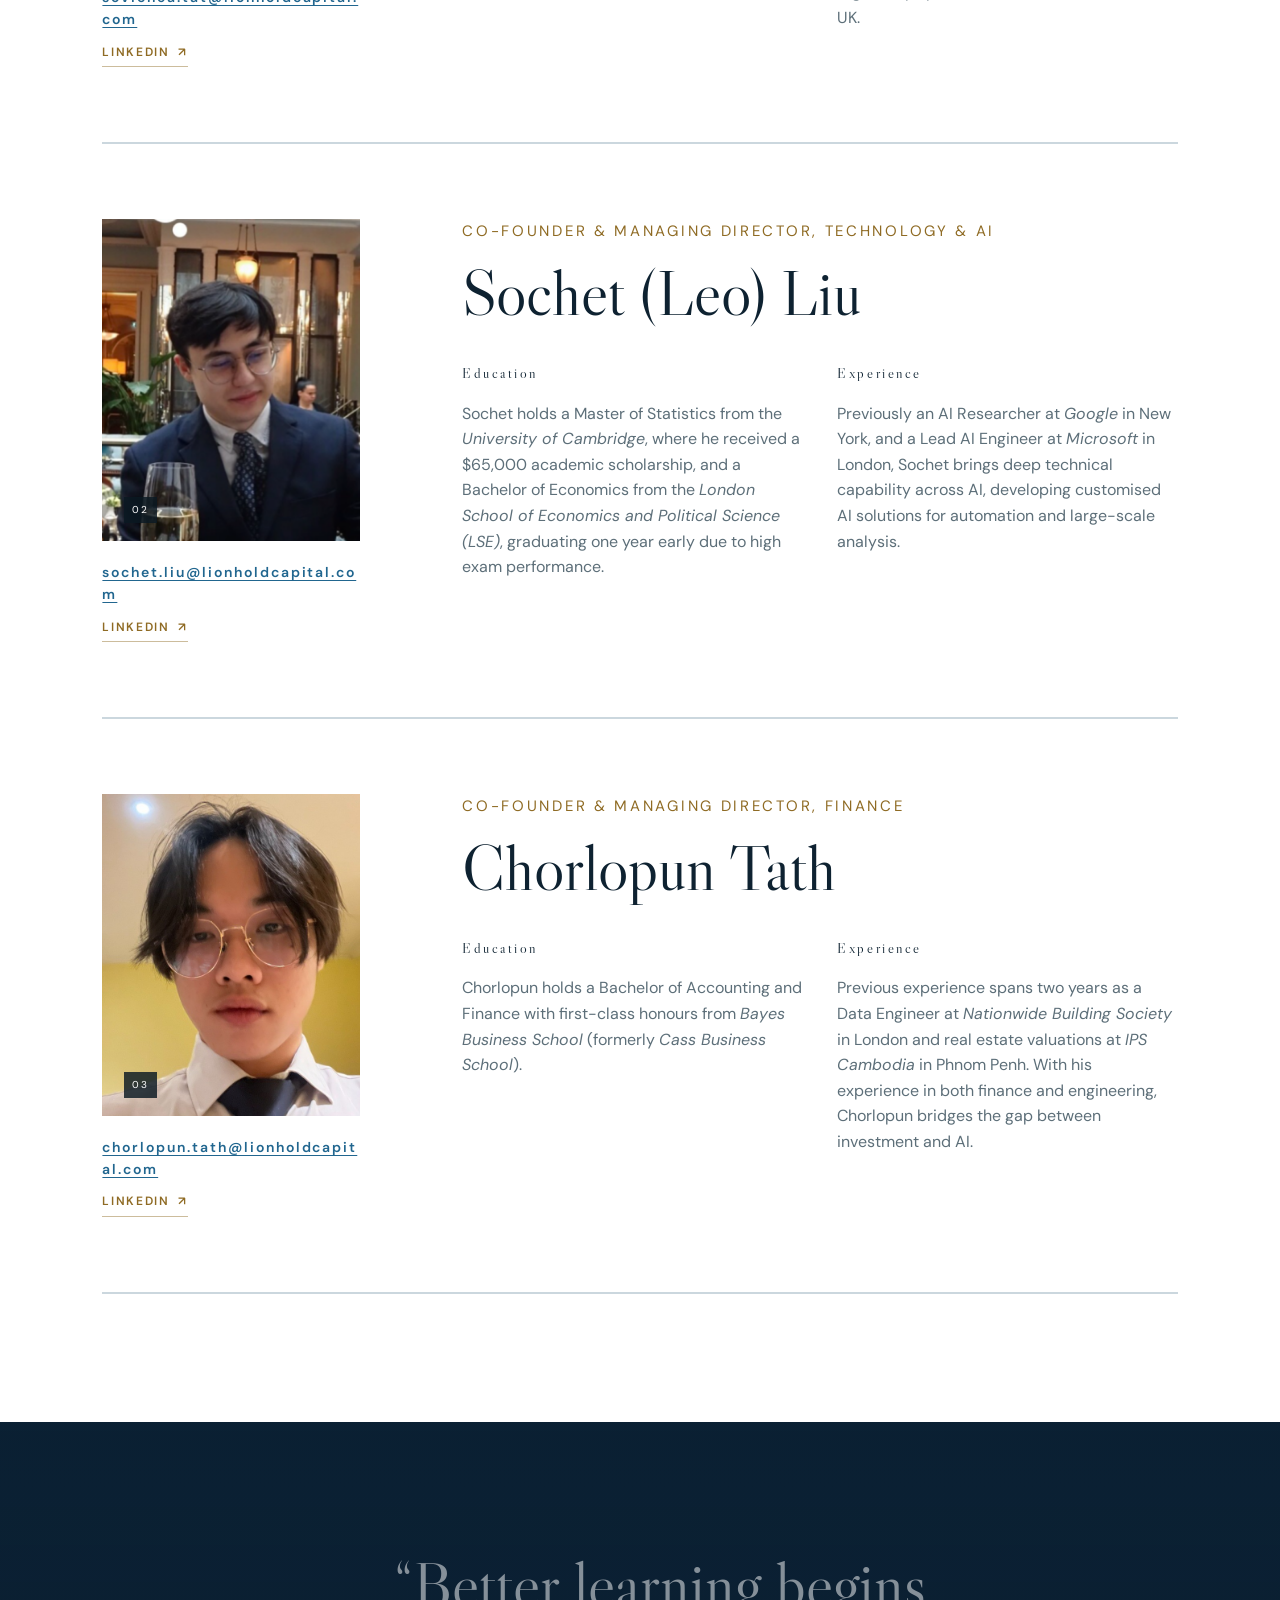
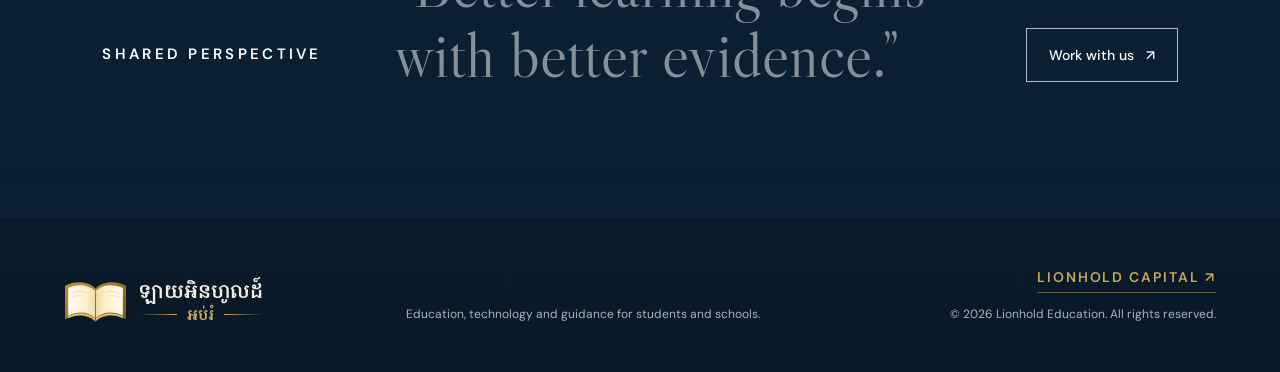
<file: team.html>
<!doctype html>
<html lang="en">
<head>
  <meta charset="utf-8">
  <meta name="viewport" content="width=device-width, initial-scale=1">
  <meta name="description" content="Meet the founders behind Lionhold Education, with experience across finance, data and AI.">
  <meta name="theme-color" content="#eaf0f3">
  <link rel="icon" href="assets/favicon.svg?v=6" type="image/svg+xml">
  <link rel="icon" href="assets/favicon.ico?v=6" sizes="16x16 32x32 48x48">
  <link rel="icon" href="assets/lionhold-favicon.png?v=6" type="image/png" sizes="256x256">
  <link rel="apple-touch-icon" href="assets/apple-touch-icon.png?v=6">
  <title>Meet the Team | Lionhold Education</title>
  <link rel="preconnect" href="https://fonts.googleapis.com">
  <link rel="preconnect" href="https://fonts.gstatic.com" crossorigin>
  <link href="https://fonts.googleapis.com/css2?family=DM+Sans:wght@400;500;600&family=Libre+Caslon+Display&family=Noto+Serif+Khmer:wght@500;600&display=swap" rel="stylesheet">
  <link rel="stylesheet" href="styles.css?v=2">
  <link rel="stylesheet" href="education.css?v=8">
  <style>
    .team-person{min-width:0}
    .team-person .profile-links{display:flex!important;flex-direction:column!important;align-items:flex-start!important;gap:12px!important;width:100%!important;margin:20px 0 0!important}
    .team-person .profile-link{align-self:flex-start!important;justify-self:auto!important;font-size:14px!important}
    .team-person .email-link{color:#21668f!important}
    .team-person .linkedin-link{font-size:12px!important}
    .team-role{font-size:15px!important}
  </style>
</head>
<body class="plain" style="--photo:url(assets/bg-team-aerial.jpg);--band1:none;--band2:none;--foot:none">
  <header class="site-header" id="top">
    <a class="brand" href="index.html" aria-label="Lionhold Education home">
      <img class="brand-emblem" src="assets/lionhold-book-emblem.svg?v=3" alt="" width="240" height="168">
      <span class="brand-text" lang="km"><strong>ឡាយអិនហូលដ៍</strong><em>អប់រំ</em></span>
    </a>
    <button class="menu-toggle" type="button" aria-expanded="false" aria-controls="nav">Menu</button>
    <nav id="nav" aria-label="Main navigation">
      <a href="index.html">Home</a>
      <a class="nav-lhai" href="platform.html">LionholdAI</a>
      <div class="nav-item has-dropdown">
        <a class="nav-trigger" href="platform.html">Students</a>
        <div class="dropdown">
          <a href="platform.html">LionholdAI</a>
          <a href="university.html">University application support</a>
        </div>
      </div>
      <div class="nav-item has-dropdown">
        <a class="nav-trigger" href="schools.html">Schools</a>
        <div class="dropdown">
          <a href="schools.html#education-consulting">Education consulting</a>
          <a href="schools.html#operations-consulting">Operations consulting</a>
          <a href="schools.html#technology-consulting">Technology consulting</a>
        </div>
      </div>
      <div class="nav-item has-dropdown">
        <a class="nav-trigger" href="jobs.html">Job applicants</a>
        <div class="dropdown">
          <a href="jobs.html#cvs">CVs and cover letters</a>
          <a href="jobs.html#interviews">Interview preparation</a>
          <a href="jobs.html#job-search">Job search strategy</a>
        </div>
      </div>
      <a href="about.html">About us</a>
      <a href="team.html" aria-current="page">Meet the team</a>
      <a class="nav-cta" href="index.html#contact">Contact us</a>
    </nav>
  </header>

  <main>
    <section class="page-hero" style="--page-bg:url(assets/bg-team-aerial.jpg)">
      <div class="page-hero-copy reveal">
        <p class="eyebrow">Our leadership</p>
        <h1>Experience across finance, data and AI.</h1>
        <p>Lionhold Education draws on the founders’ experience in finance, data and AI to build tools and services that help students and schools succeed.</p>
      </div>
    </section>

    <section class="team-section section-pad" aria-labelledby="team-title">
      <div class="section-heading reveal">
        <p class="section-kicker">Meet the team</p>
        <h2 id="team-title">A multidisciplinary founding team.</h2>
      </div>
      <div class="team-list">
        <article class="team-member reveal">
          <div class="team-person">
            <div class="team-portrait"><img src="assets/sovichea-headshot.png" alt="Sovichea Tat" loading="lazy"><small>01</small></div>
            <div class="profile-links">
              <a class="profile-link email-link" href="mailto:sovichea.tat@lionholdcapital.com">sovichea.tat@lionholdcapital.com</a>
              <a class="profile-link linkedin-link" href="https://www.linkedin.com/in/sowitchea/" target="_blank" rel="noopener noreferrer" aria-label="Sovichea Tat on LinkedIn">LinkedIn <span aria-hidden="true">↗</span></a>
            </div>
          </div>
          <div class="team-profile">
            <p class="team-role">Co-founder &amp; Chief Executive Officer</p>
            <h3>Sovichea Tat</h3>
            <div class="team-bio">
              <div class="bio-column"><p class="bio-heading">Education</p><p>Sovichea holds a Master of Finance from the <em>University of Cambridge</em>, having received the prestigious WiF Scholarship, awarded to only two individuals globally.</p></div>
              <div class="bio-column"><p class="bio-heading">Experience</p><p>Formerly an Investment Banker at <em>Tarafi Capital</em> in London, Sovichea brings investment expertise. Combined with experience in Audit at <em>Grant Thornton UK</em> and in Capital Markets at <em>Lloyds Bank</em> in London, Vichea possesses a core understanding of accountancy and regulatory systems in both Cambodia and the UK.</p></div>
            </div>
          </div>
        </article>
        <article class="team-member reveal">
          <div class="team-person">
            <div class="team-portrait portrait-sochet"><img src="assets/sochet-headshot.png" alt="Sochet (Leo) Liu" loading="lazy"><small>02</small></div>
            <div class="profile-links">
              <a class="profile-link email-link" href="mailto:sochet.liu@lionholdcapital.com">sochet.liu@lionholdcapital.com</a>
              <a class="profile-link linkedin-link" href="https://www.linkedin.com/in/sochetliu/" target="_blank" rel="noopener noreferrer" aria-label="Sochet (Leo) Liu on LinkedIn">LinkedIn <span aria-hidden="true">↗</span></a>
            </div>
          </div>
          <div class="team-profile">
            <p class="team-role">Co-founder &amp; Managing Director, Technology &amp; AI</p>
            <h3>Sochet (Leo) Liu</h3>
            <div class="team-bio">
              <div class="bio-column"><p class="bio-heading">Education</p><p>Sochet holds a Master of Statistics from the <em>University of Cambridge</em>, where he received a $65,000 academic scholarship, and a Bachelor of Economics from the <em>London School of Economics and Political Science (LSE)</em>, graduating one year early due to high exam performance.</p></div>
              <div class="bio-column"><p class="bio-heading">Experience</p><p>Previously an AI Researcher at <em>Google</em> in New York, and a Lead AI Engineer at <em>Microsoft</em> in London, Sochet brings deep technical capability across AI, developing customised AI solutions for automation and large-scale analysis.</p></div>
            </div>
          </div>
        </article>
        <article class="team-member reveal">
          <div class="team-person">
            <div class="team-portrait"><img src="assets/chorlopun-headshot.jpeg" alt="Chorlopun Tath" loading="lazy"><small>03</small></div>
            <div class="profile-links">
              <a class="profile-link email-link" href="mailto:chorlopun.tath@lionholdcapital.com">chorlopun.tath@lionholdcapital.com</a>
              <a class="profile-link linkedin-link" href="https://www.linkedin.com/in/chorlopun-tath-a54053267/" target="_blank" rel="noopener noreferrer" aria-label="Chorlopun Tath on LinkedIn">LinkedIn <span aria-hidden="true">↗</span></a>
            </div>
          </div>
          <div class="team-profile">
            <p class="team-role">Co-founder &amp; Managing Director, Finance</p>
            <h3>Chorlopun Tath</h3>
            <div class="team-bio">
              <div class="bio-column"><p class="bio-heading">Education</p><p>Chorlopun holds a Bachelor of Accounting and Finance with first-class honours from <em>Bayes Business School</em> (formerly <em>Cass Business School</em>).</p></div>
              <div class="bio-column"><p class="bio-heading">Experience</p><p>Previous experience spans two years as a Data Engineer at <em>Nationwide Building Society</em> in London and real estate valuations at <em>IPS Cambodia</em> in Phnom Penh. With his experience in both finance and engineering, Chorlopun bridges the gap between investment and AI.</p></div>
            </div>
          </div>
        </article>
      </div>
    </section>

    <section class="team-principle">
      <p class="section-kicker light">Shared perspective</p>
      <blockquote>“Better learning begins with better evidence.”</blockquote>
      <a class="button button-light" href="index.html#contact">Work with us <span aria-hidden="true">↗</span></a>
    </section>
  </main>

  <footer>
    <div class="footer-brand" lang="km">
      <img class="brand-emblem" src="assets/lionhold-book-emblem.svg?v=3" alt="" width="240" height="168">
      <span class="brand-text"><strong>ឡាយអិនហូលដ៍</strong><em>អប់រំ</em></span>
    </div>
    <p>Education, technology and guidance for students and schools.</p>
    <div class="footer-meta"><a class="footer-linkedin" href="https://lionholdcapital.com" target="_blank" rel="noopener noreferrer" aria-label="Lionhold Capital, part of the Lionhold group">Lionhold Capital <span aria-hidden="true">↗</span></a><p>© <span id="year"></span> Lionhold Education. All rights reserved.</p></div>
  </footer>
  <script src="script.js?v=2"></script>
</body>
</html>
</file>
<file: styles.css>
:root{--ivory:#f4f1e9;--paper:#fbfaf6;--navy:#102332;--navy-2:#173447;--gold:#8f6b24;--line:#d9d3c5;--muted:#637078;--white:#fff;--serif:"Libre Caslon Display",Georgia,serif;--sans:"DM Sans",Arial,sans-serif}
*{box-sizing:border-box}html{scroll-behavior:smooth}body{margin:0;background:var(--paper);color:var(--navy);font-family:var(--sans);font-size:16px;line-height:1.6}a{color:inherit;text-decoration:none}button{font:inherit}.site-header{height:94px;padding:0 clamp(24px,5vw,80px);display:flex;align-items:center;justify-content:space-between;background:rgba(251,250,246,.94);border-bottom:1px solid rgba(16,35,50,.1);position:sticky;top:0;z-index:20;backdrop-filter:blur(12px)}.brand{display:flex;align-items:center;gap:13px}.brand-mark{width:43px;height:43px;border:1px solid var(--gold);border-radius:50%;display:grid;place-items:center;color:var(--gold);font-family:var(--serif);font-size:24px;position:relative}.brand-mark:after{content:"";position:absolute;inset:-5px;border:1px dotted var(--gold);border-radius:50%}.brand strong,.footer-brand strong{display:block;font-family:var(--serif);font-size:23px;line-height:1;letter-spacing:.12em;text-transform:uppercase}.brand small,.footer-brand span{display:block;color:var(--gold);font-size:9px;font-weight:600;letter-spacing:.42em;text-transform:uppercase;margin-top:7px}.site-header nav{display:flex;align-items:center;gap:34px;font-size:14px}.site-header nav a:not(.nav-cta){border-bottom:1px solid transparent}.site-header nav a:not(.nav-cta):hover{border-color:var(--gold)}.nav-cta{border:1px solid var(--navy);padding:11px 17px}.nav-cta:hover{background:var(--navy);color:var(--white)}.menu-toggle{display:none;background:none;border:0;color:var(--navy);cursor:pointer}.hero{min-height:calc(100vh - 94px);position:relative;display:grid;align-items:center;padding:10vh clamp(24px,8vw,130px);overflow:hidden;background:var(--ivory)}.hero-art{position:absolute;inset:0;background-image:linear-gradient(90deg,rgba(244,241,233,.98) 0%,rgba(244,241,233,.93) 42%,rgba(244,241,233,.35) 75%),url("assets/lionhold-banner.png");background-position:center;background-size:cover;opacity:.9}.hero-copy{position:relative;z-index:1;max-width:800px}.eyebrow,.section-kicker{text-transform:uppercase;letter-spacing:.26em;font-size:11px;font-weight:600;color:var(--gold);margin:0 0 24px}.hero h1{font-family:var(--serif);font-weight:400;font-size:clamp(54px,7vw,104px);line-height:.98;letter-spacing:-.035em;max-width:850px;margin:0 0 32px}.lede{font-size:clamp(18px,1.7vw,23px);line-height:1.55;max-width:710px;color:#344752}.hero-actions{display:flex;align-items:center;gap:34px;margin-top:42px}.button{display:inline-flex;align-items:center;gap:12px;padding:15px 22px;font-size:14px;font-weight:500;transition:.2s}.button-primary{background:var(--navy);color:var(--white)}.button-primary:hover{background:var(--gold)}.text-link{font-size:14px;border-bottom:1px solid var(--navy);padding:6px 0}.hero-note{position:absolute;z-index:1;right:clamp(24px,5vw,80px);bottom:30px;font-size:11px;letter-spacing:.12em;text-transform:uppercase;writing-mode:vertical-rl}.section-pad{padding:clamp(80px,10vw,150px) clamp(24px,8vw,130px)}.statement{display:grid;grid-template-columns:1fr 3fr;gap:6vw;border-bottom:2px solid var(--line)}.statement-copy{font-family:var(--serif);font-size:clamp(29px,3vw,46px);line-height:1.25;margin:0;max-width:1050px}.section-heading{display:grid;grid-template-columns:1fr 3fr;gap:6vw;margin-bottom:70px}.section-heading h2,.technology h2,.contact h2{font-family:var(--serif);font-weight:400;font-size:clamp(40px,5vw,72px);line-height:1.08;letter-spacing:-.025em;margin:0}.capability-grid{display:grid;grid-template-columns:repeat(3,1fr);border-top:2px solid var(--line);border-left:2px solid var(--line)}.capability-card{padding:38px 34px 46px;border-right:2px solid var(--line);border-bottom:2px solid var(--line);min-height:270px;transition:.25s}.capability-card:hover{background:var(--ivory);transform:translateY(-4px)}.capability-card span,.approach-steps span{font-size:11px;color:var(--gold);letter-spacing:.15em}.capability-card h3,.approach-steps h3{font-family:var(--serif);font-size:27px;font-weight:400;margin:35px 0 13px}.capability-card p,.approach-steps p{color:var(--muted);margin:0}.technology{background:var(--navy);color:var(--white);display:grid;grid-template-columns:1.1fr .9fr;min-height:720px;overflow:hidden}.section-kicker.light{color:#c9a75d}.tech-copy>p:not(.section-kicker){max-width:620px;color:#c2cbd0;font-size:18px;margin:28px 0}.tech-copy ul{list-style:none;padding:0;margin:40px 0 0;display:grid;grid-template-columns:1fr 1fr;gap:0 25px}.tech-copy li{padding:14px 0;border-top:1px solid rgba(255,255,255,.18);font-size:14px}.tech-visual{position:relative;display:grid;place-items:center;min-height:600px;background:radial-gradient(circle,rgba(143,107,36,.14),transparent 58%)}.orbit{position:absolute;border:1px solid rgba(201,167,93,.35);border-radius:50%}.orbit-one{width:58%;aspect-ratio:1}.orbit-two{width:88%;aspect-ratio:1;border-style:dashed;animation:spin 32s linear infinite}.orbit-two:after,.orbit-two:before{content:"";position:absolute;width:10px;height:10px;background:#c9a75d;border-radius:50%;top:11%;left:22%}.orbit-two:after{top:auto;left:auto;bottom:15%;right:17%}.tech-center{text-align:center;width:220px;aspect-ratio:1;border-radius:50%;border:1px solid #c9a75d;display:flex;flex-direction:column;align-items:center;justify-content:center;background:var(--navy);z-index:1}.tech-center span,.tech-center small{text-transform:uppercase;letter-spacing:.2em;font-size:9px;color:#c9a75d}.tech-center strong{font-family:var(--serif);font-size:27px;font-weight:400;margin:7px 0}@keyframes spin{to{transform:rotate(360deg)}}.approach-steps{display:grid;grid-template-columns:repeat(4,1fr);border-top:2px solid var(--line)}.approach-steps article{padding:30px 28px 20px 0;margin-right:30px}.approach-steps h3{margin-top:55px}.contact{background:var(--gold);color:var(--white);display:flex;align-items:flex-end;justify-content:space-between;gap:50px}.contact-copy p:not(.section-kicker){max-width:680px;font-size:18px;color:#f2e9d5}.button-light{border:1px solid rgba(255,255,255,.7);white-space:nowrap;margin-bottom:8px}.button-light:hover{background:var(--white);color:var(--gold)}footer{padding:48px clamp(24px,8vw,130px);display:grid;grid-template-columns:1fr 1.5fr 1fr;align-items:end;gap:30px;background:#0a1923;color:#aab5bb;font-size:12px}footer p{margin:0}.footer-brand strong{color:var(--white)}footer p:last-child{text-align:right}.reveal{opacity:0;transform:translateY(20px);transition:opacity .7s ease,transform .7s ease}.reveal.visible{opacity:1;transform:none}@media (prefers-reduced-motion:reduce){html{scroll-behavior:auto}.reveal{opacity:1;transform:none;transition:none}.orbit-two{animation:none}}
@media(max-width:900px){.menu-toggle{display:block}.site-header nav{position:absolute;top:94px;left:0;right:0;background:var(--paper);padding:24px;display:none;flex-direction:column;align-items:stretch;border-bottom:2px solid var(--line)}.site-header nav.open{display:flex}.hero-art{background-image:linear-gradient(rgba(244,241,233,.72),rgba(244,241,233,.94)),url("assets/lionhold-banner.png");background-position:63% center}.statement,.section-heading{grid-template-columns:1fr}.capability-grid{grid-template-columns:repeat(2,1fr)}.technology{grid-template-columns:1fr}.approach-steps{grid-template-columns:repeat(2,1fr)}.contact{align-items:flex-start;flex-direction:column}footer{grid-template-columns:1fr 1fr}footer p:nth-child(2){display:none}}
@media(max-width:560px){.site-header{height:78px}.brand strong{font-size:18px}.brand-mark{width:36px;height:36px}.site-header nav{top:78px}.hero{min-height:calc(100svh - 78px);padding-top:80px;padding-bottom:80px}.hero h1{font-size:52px}.hero-actions{align-items:flex-start;flex-direction:column;gap:18px}.hero-note{display:none}.section-pad{padding-top:78px;padding-bottom:78px}.capability-grid,.approach-steps{grid-template-columns:1fr}.capability-card{min-height:auto}.tech-copy ul{grid-template-columns:1fr}.tech-visual{min-height:430px}.section-heading{margin-bottom:45px}.contact h2{font-size:41px}footer{grid-template-columns:1fr}footer p:last-child{text-align:left}}
.site-header nav a[aria-current="page"]{color:var(--gold);border-bottom:1px solid var(--gold)}.page-hero{min-height:610px;padding:clamp(90px,12vw,170px) clamp(24px,8vw,130px);background:var(--ivory);display:grid;grid-template-columns:1.45fr .55fr;align-items:center;gap:6vw;overflow:hidden}.page-hero-copy{position:relative;z-index:1}.page-hero h1{font-family:var(--serif);font-size:clamp(54px,7vw,98px);font-weight:400;letter-spacing:-.035em;line-height:1;margin:0;max-width:970px}.page-hero-copy>p:last-child{font-size:clamp(18px,1.7vw,22px);color:#44545d;max-width:720px;margin:32px 0 0}.page-hero-mark{justify-self:end;width:min(28vw,330px);aspect-ratio:1;border:1px solid rgba(143,107,36,.35);border-radius:50%;display:grid;place-items:center;position:relative;color:var(--gold)}.page-hero-mark:before,.page-hero-mark:after{content:"";position:absolute;border-radius:50%;border:1px dotted rgba(143,107,36,.5)}.page-hero-mark:before{inset:10%}.page-hero-mark:after{inset:-12%;border-width:2px}.page-hero-mark span{font-family:var(--serif);font-size:clamp(80px,11vw,150px)}.team-list{border-top:2px solid var(--line)}.team-member{display:grid;grid-template-columns:minmax(220px,.72fr) 2fr;gap:clamp(40px,8vw,130px);padding:75px 0;border-bottom:2px solid var(--line)}.team-portrait{aspect-ratio:4/5;background:var(--navy);color:#c9a75d;display:grid;place-items:center;position:relative;overflow:hidden}.team-portrait:before{content:"";position:absolute;width:82%;aspect-ratio:1;border:1px solid rgba(201,167,93,.28);border-radius:50%}.team-portrait:after{content:"";position:absolute;width:58%;aspect-ratio:1;border:1px dashed rgba(201,167,93,.35);border-radius:50%}.team-portrait span{font-family:var(--serif);font-size:clamp(62px,8vw,104px);z-index:1}.team-portrait small{position:absolute;left:22px;bottom:18px;font-size:10px;letter-spacing:.2em;color:rgba(255,255,255,.55)}.team-role{color:var(--gold);font-size:11px;text-transform:uppercase;letter-spacing:.2em;margin:0 0 13px}.team-profile h3{font-family:var(--serif);font-size:clamp(40px,5vw,68px);font-weight:400;line-height:1.05;margin:0 0 36px}.team-bio{display:grid;grid-template-columns:1fr 1fr;gap:35px;color:var(--muted);font-size:16px}.team-bio p{margin:0}.team-principle{background:var(--gold);color:var(--white);padding:clamp(75px,10vw,130px) clamp(24px,8vw,130px);display:grid;grid-template-columns:1fr 2.5fr auto;align-items:end;gap:5vw}.team-principle blockquote{font-family:var(--serif);font-size:clamp(38px,5vw,68px);font-weight:400;line-height:1.1;margin:0}.team-principle .button{margin-bottom:8px}@media(max-width:900px){.page-hero{grid-template-columns:1fr}.page-hero-mark{display:none}.team-member{grid-template-columns:minmax(190px,.6fr) 1.4fr;gap:45px}.team-bio{grid-template-columns:1fr}.team-principle{grid-template-columns:1fr}.team-principle .button{justify-self:start}}@media(max-width:560px){.page-hero{min-height:520px;padding-top:85px;padding-bottom:85px}.page-hero h1{font-size:49px}.team-member{grid-template-columns:1fr;padding:55px 0}.team-portrait{max-width:260px}.team-profile h3{font-size:44px;margin-bottom:27px}.team-principle blockquote{font-size:40px}}
.team-portrait:before,.team-portrait:after{display:none}.team-portrait img{width:100%;height:100%;object-fit:cover;display:block;transition:transform .5s ease}.team-portrait:hover img{transform:scale(1.025)}.team-portrait.portrait-sochet img{transform:scale(1.12);object-position:center 58%}.team-portrait.portrait-sochet:hover img{transform:scale(1.145)}.team-portrait small{z-index:2;background:rgba(10,25,35,.82);padding:5px 8px;color:#fff}
.profile-links{display:flex;flex-direction:column;align-items:flex-start;gap:14px;width:100%;margin:-18px 0 34px}.profile-link{display:inline-flex;align-items:center;gap:8px;max-width:100%;color:var(--gold);font-size:12px;font-weight:600;border-bottom:1px solid rgba(143,107,36,.45);padding-bottom:4px}.email-link{color:#21668f;border-bottom:0;padding-bottom:0;text-decoration:underline;text-decoration-thickness:1px;text-underline-offset:3px;overflow-wrap:anywhere}.linkedin-link{letter-spacing:.14em;text-transform:uppercase}.profile-link:hover{color:var(--navy);border-color:var(--navy)}.email-link:hover{color:#174b6c}
.hero-art{background-image:radial-gradient(circle at 88% 46%,rgba(143,107,36,.09),transparent 25%),linear-gradient(135deg,#f4f1e9 0%,#f8f6f0 100%);opacity:1}.hero-art:before,.hero-art:after{content:"";position:absolute;border-radius:50%;right:-8vw;top:50%;transform:translateY(-50%);pointer-events:none}.hero-art:before{width:38vw;min-width:340px;aspect-ratio:1;border:1px solid rgba(143,107,36,.18)}.hero-art:after{right:-3vw;width:28vw;min-width:250px;aspect-ratio:1;border:1px dashed rgba(143,107,36,.23)}
.team-bio strong{color:var(--navy);font-weight:600}
.services-intro-copy{display:grid;grid-template-columns:2fr auto;align-items:center;gap:50px;border-top:2px solid var(--line);padding-top:38px}.services-intro-copy p{font-family:var(--serif);font-size:clamp(25px,2.6vw,40px);line-height:1.3;max-width:900px;margin:0}.service-group .section-heading h2,.origin .section-heading h2,.values .section-heading h2{font-family:var(--serif);font-weight:400;font-size:clamp(40px,5vw,72px);line-height:1.08;letter-spacing:-.025em;margin:0}.technology-services,.values{background:var(--navy);color:var(--white)}.service-grid-dark{border-color:rgba(255,255,255,.2)}.service-grid-dark .capability-card{border-color:rgba(255,255,255,.2)}.service-grid-dark .capability-card:hover{background:rgba(255,255,255,.06)}.service-grid-dark .capability-card p{color:#c2cbd0}.service-grid-dark .capability-card span{color:#c9a75d}.origin-grid{display:grid;grid-template-columns:1.15fr 1fr;gap:clamp(45px,8vw,120px);border-top:2px solid var(--line);padding-top:50px}.origin-lead{font-family:var(--serif);font-size:clamp(30px,3.4vw,50px);line-height:1.22;margin:0}.origin-copy{color:var(--muted);font-size:18px}.origin-copy p{margin:0 0 24px}.value-grid{display:grid;grid-template-columns:repeat(3,1fr);border-top:1px solid rgba(255,255,255,.2)}.value-grid article{padding:36px 42px 20px 0;margin-right:42px}.value-grid span{font-size:11px;color:#c9a75d;letter-spacing:.15em}.value-grid h3{font-family:var(--serif);font-size:30px;font-weight:400;margin:42px 0 15px}.value-grid p{color:#c2cbd0;margin:0}@media(max-width:900px){.services-intro-copy,.origin-grid{grid-template-columns:1fr}.services-intro-copy .button{justify-self:start}.value-grid{grid-template-columns:1fr}.value-grid article{border-bottom:1px solid rgba(255,255,255,.2);padding-bottom:35px}}@media(max-width:560px){.services-intro-copy{gap:28px}.service-group .page-hero h1{font-size:46px}}
.service-heading-copy h2{font-size:clamp(58px,7vw,104px)!important}.service-heading-copy p{font-family:var(--serif);font-size:clamp(24px,2.3vw,36px);line-height:1.25;margin:18px 0 0;color:var(--muted)}.technology-services .service-heading-copy p{color:#c2cbd0}
.brand-logo{width:54px;height:54px;display:block;object-fit:contain}.page-hero-mark.page-hero-logo{width:min(27vw,320px);border:0;background:none}.page-hero-mark.page-hero-logo:before,.page-hero-mark.page-hero-logo:after{display:none}.page-hero-logo img{width:100%;height:auto;display:block;position:relative;z-index:1;filter:drop-shadow(0 14px 24px rgba(16,35,50,.08))}@media(max-width:560px){.brand-logo{width:44px;height:44px}}
.site-header nav{gap:clamp(16px,1.7vw,28px);font-size:13px}.bio-column{min-width:0}.team-bio .bio-heading{color:var(--gold);font-size:11px;font-weight:600;letter-spacing:.2em;text-transform:uppercase;margin:0 0 14px}.compact-page-hero{min-height:570px}.fee-conversation .section-heading h2,.career-track h2{font-family:var(--serif);font-weight:400;letter-spacing:-.025em}.fee-conversation .section-heading h2{font-size:clamp(40px,5vw,72px);line-height:1.08;margin:0}.fee-panel{display:grid;grid-template-columns:2fr auto;align-items:center;gap:60px;padding:45px 0;border-top:2px solid var(--line)}.fee-panel p{font-family:var(--serif);font-size:clamp(25px,2.8vw,40px);line-height:1.3;max-width:900px;margin:0}.careers-intro{padding-top:0}.career-track{display:grid;grid-template-columns:1fr 1.45fr;gap:clamp(45px,8vw,120px);padding:clamp(75px,9vw,125px) 0;border-top:2px solid var(--line)}.career-track-heading h2{font-size:clamp(42px,5vw,70px);line-height:1.05;margin:0 0 25px}.career-track-heading>p:last-child{color:var(--muted);font-size:18px;max-width:500px}.career-details h3{font-family:var(--serif);font-size:27px;font-weight:400;margin:0 0 18px}.career-details ul{padding-left:20px;margin:0}.career-details li{margin-bottom:12px;color:var(--muted)}.application-note{margin-top:45px;padding:34px;border:2px solid var(--line);background:var(--ivory)}.application-note p{color:var(--muted)}.application-note .button{margin-top:18px}.application-note ul{margin:16px 0 20px}.application-note .optional-note{font-size:14px;border-top:2px solid var(--line);padding-top:18px;margin-top:22px}@media(max-width:1120px){.menu-toggle{display:block}.site-header nav{position:absolute;top:94px;left:0;right:0;background:var(--paper);padding:24px;display:none;flex-direction:column;align-items:stretch;border-bottom:2px solid var(--line)}.site-header nav.open{display:flex}}@media(max-width:900px){.fee-panel,.career-track{grid-template-columns:1fr}.fee-panel .button{justify-self:start}.careers-intro{padding-top:0}}@media(max-width:560px){.site-header nav{top:78px}.application-note{padding:25px}.compact-page-hero{min-height:500px}}
.team-role{font-size:15px;letter-spacing:.14em;margin-bottom:16px}.team-bio .bio-heading{font-family:var(--serif);font-size:22px;font-weight:400;letter-spacing:0;text-transform:none;margin-bottom:16px;color:var(--navy)}
.financial-division{margin-top:clamp(72px,8vw,110px)}.section-heading+.financial-division{margin-top:0}.division-heading{display:grid;grid-template-columns:.72fr 2.75fr;gap:clamp(24px,4vw,64px);align-items:start;margin-bottom:38px}.division-heading p{margin:9px 0 0;color:var(--gold);font-size:11px;font-weight:600;letter-spacing:.18em;text-transform:uppercase}.division-heading h3{font-family:var(--serif);font-size:clamp(38px,4.4vw,62px);font-weight:400;line-height:1.05;margin:0}.audit-note{max-width:920px;margin:28px 0 0;padding-left:22px;border-left:2px solid var(--gold);color:var(--muted);font-size:14px}.financial-division .capability-card p{max-width:580px}@media(max-width:900px){.division-heading{grid-template-columns:1fr;gap:12px}.division-heading p{margin:0}}@media(max-width:560px){.financial-division{margin-top:68px}.division-heading{margin-bottom:28px}.division-heading h3{font-size:40px}}
.service-group>.section-heading{display:block}.service-group>.section-heading .service-heading-copy{max-width:1050px}
.brand-copy{display:flex!important;flex-direction:column;justify-content:center;min-width:0}.brand .brand-khmer,.footer-brand .brand-khmer{display:block;color:var(--gold);font-family:"Noto Sans Khmer","Khmer OS System",sans-serif;font-size:12px;font-weight:500;line-height:1.15;letter-spacing:0;text-transform:none;margin:0 0 5px}.brand .brand-copy strong,.footer-brand .brand-copy strong{display:block;font-size:18px;line-height:1;letter-spacing:.08em;white-space:nowrap}.footer-brand{display:flex;align-items:center;gap:13px}.footer-brand .brand-logo{width:54px;height:54px;flex:0 0 auto}.footer-brand .brand-copy{color:inherit}.footer-brand .brand-copy strong{color:var(--white)}@media(max-width:560px){.brand .brand-khmer{font-size:10px;margin-bottom:4px}.brand .brand-copy strong{font-size:15px;letter-spacing:.06em}.footer-brand .brand-khmer{font-size:11px}.footer-brand .brand-copy strong{font-size:16px}}
.brand .brand-khmer,.footer-brand .brand-khmer{font-size:15px;line-height:1.05;margin:0 0 4px}.brand .brand-copy strong,.footer-brand .brand-copy strong{font-size:12px;line-height:1;letter-spacing:.055em}.brand-english-main{color:var(--navy)!important}.brand-english-accent{color:var(--gold)!important}.footer-brand .brand-english-main{color:var(--white)!important}.footer-brand .brand-english-accent{color:var(--gold)!important}@media(max-width:560px){.brand .brand-khmer{font-size:12px}.brand .brand-copy strong{font-size:10px}.footer-brand .brand-khmer{font-size:13px}.footer-brand .brand-copy strong{font-size:10px}}
.brand .brand-copy,.footer-brand .brand-copy{height:54px;justify-content:center}.brand .brand-khmer,.footer-brand .brand-khmer{font-size:22px;line-height:1.05;margin:0 0 4px}.brand .brand-copy strong,.footer-brand .brand-copy strong{font-size:17.6px;line-height:1;letter-spacing:.055em}.brand .brand-copy strong span,.footer-brand .brand-copy strong span{display:inline!important;font:inherit;line-height:inherit;letter-spacing:inherit;text-transform:inherit;margin:0}@media(max-width:560px){.brand .brand-copy,.footer-brand .brand-copy{height:44px}.brand .brand-khmer,.footer-brand .brand-khmer{font-size:18px;margin-bottom:3px}.brand .brand-copy strong,.footer-brand .brand-copy strong{font-size:14.4px}}
.brand .brand-copy{transform:translateY(-2px)}footer{padding-left:clamp(24px,5vw,80px);padding-right:clamp(24px,5vw,80px)}
.brand{gap:8px}.footer-brand .brand-logo{display:none}.footer-brand{gap:0}

.capability-grid-two{grid-template-columns:repeat(2,1fr)}@media(max-width:560px){.capability-grid-two{grid-template-columns:1fr}}
.footer-meta{display:flex;flex-direction:column;align-items:flex-end;gap:12px}.footer-linkedin{color:#c9a75d;font-size:11px;font-weight:600;letter-spacing:.14em;text-transform:uppercase;border-bottom:1px solid rgba(201,167,93,.45);padding-bottom:3px}.footer-linkedin:hover{color:var(--white);border-color:var(--white)}@media(max-width:560px){.footer-meta{align-items:flex-start}}
.contact-actions{display:flex;flex-direction:column;align-items:flex-end;gap:14px}.contact-actions .button-light{margin-bottom:0}@media(max-width:900px){.contact-actions{align-items:flex-start}}
.footer-meta p:nth-child(2){display:block}
@media(min-width:901px){.contact-actions{align-items:stretch}.contact-actions .button-light{justify-content:space-between}}

/* Logo lockup — cut directly from the banner artwork (emblem + Khmer + English) so the header and footer match it exactly */
.brand{gap:0}
.brand-lockup{display:block;height:66px;width:auto}
.footer-brand{display:block}
.footer-wordmark{display:block;height:48px;width:auto}
@media(max-width:560px){.brand-lockup{height:50px}.footer-wordmark{height:38px}}

/* ---------- Interactive text: hover + scroll focus (inspired by smean.ai) ----------
   Hover: headings and key statements grow slightly and ease into teal.
   Scroll: text blocks brighten (and the big statements grow a touch) as they reach the middle of the screen. */
:root{--ink-hover:#1b7f86;--ink-hover-dark:#68cabd;--ink-hover-gold:#102332;--ease-out:cubic-bezier(.2,.8,.2,1)}
body{overflow-x:clip}
.hero h1,.page-hero h1,.statement-copy,.services-intro-copy p,.fee-panel p,.origin-lead,.section-heading h2,.division-heading h3,.team-profile h3,.career-track-heading h2,.career-details h3,.capability-card h3,.approach-steps h3,.value-grid h3,.technology h2,.team-principle blockquote,.contact h2,.service-heading-copy p{transform-origin:left center;transition:color .5s var(--ease-out),scale .5s var(--ease-out),opacity .7s ease,transform .7s ease}
@media (hover:hover) and (pointer:fine){
  .hero h1:hover,.page-hero h1:hover,.statement-copy:hover,.services-intro-copy p:hover,.fee-panel p:hover,.origin-lead:hover,.section-heading h2:hover,.division-heading h3:hover,.team-profile h3:hover,.career-track-heading h2:hover,.career-details h3:hover,.approach-steps article:hover h3,.capability-card:hover h3{color:var(--ink-hover);scale:1.03}
  .capability-card:hover h3,.approach-steps article:hover h3{scale:1.05}
  .technology h2:hover,.technology-services .section-heading h2:hover,.technology-services .service-heading-copy p:hover,.values .section-heading h2:hover,.value-grid article:hover h3,.service-grid-dark .capability-card:hover h3{color:var(--ink-hover-dark);scale:1.03}
  .value-grid article:hover h3,.service-grid-dark .capability-card:hover h3{scale:1.05}
  .contact h2:hover,.team-principle blockquote:hover{color:var(--ink-hover-gold);scale:1.03}
}
/* Scroll focus — switched on by script.js (html.focus-ready), so nothing dims without JavaScript */
html.focus-ready .focus-text:not(.reveal):not(.is-focus),html.focus-ready .focus-text.reveal.visible:not(.is-focus){opacity:.5}
.focus-text{transition:opacity .7s ease,scale .6s var(--ease-out),color .5s var(--ease-out),transform .7s ease}
.focus-big{transform-origin:left center}
.focus-big.is-focus{scale:1.02}
@media (hover:hover) and (pointer:fine){.focus-big.is-focus:hover{scale:1.03}}
@media (prefers-reduced-motion:reduce){
  html.focus-ready .focus-text:not(.is-focus){opacity:1!important}
  .focus-big.is-focus,.hero h1:hover,.page-hero h1:hover,.statement-copy:hover,.services-intro-copy p:hover,.fee-panel p:hover,.origin-lead:hover,.section-heading h2:hover,.division-heading h3:hover,.team-profile h3:hover,.capability-card:hover h3,.approach-steps article:hover h3,.value-grid article:hover h3,.contact h2:hover,.team-principle blockquote:hover{scale:none!important}
  .hero h1,.page-hero h1,.statement-copy,.capability-card h3,.approach-steps h3{transition:color .2s linear}
}

/* ---------- Animated hero background: slow-turning sunburst + drifting gold light (pure CSS/SVG, no video) ---------- */
.hero-art:before,.hero-art:after{display:none}
.hero-sun{position:absolute;right:-14vw;top:50%;width:max(62vh,560px);aspect-ratio:1;translate:0 -50%;pointer-events:none}
.hero-sun svg{width:100%;height:100%;overflow:visible}
.sun-ring{transform-origin:500px 500px;transform-box:view-box}
.sun-ring-a{fill:#8f6b24;opacity:.2;animation:sun-turn 240s linear infinite}
.sun-ring-b{fill:#b1802d;opacity:.16;animation:sun-turn 160s linear infinite reverse}
.sun-line{fill:none;stroke:#8f6b24;stroke-opacity:.2;stroke-width:1.5}
.sun-line-2{stroke-dasharray:3 9;stroke-opacity:.28}
.sun-glow{transform-origin:500px 500px;transform-box:view-box;animation:sun-breathe 9s ease-in-out infinite}
.hero-dust{position:absolute;inset:0;overflow:hidden;pointer-events:none}
.hero-dust i{position:absolute;left:var(--x);bottom:-12px;width:var(--s);height:var(--s);border-radius:50%;background:radial-gradient(circle,#e3b85a,rgba(227,184,90,0));opacity:0;animation:dust-rise var(--d) linear var(--delay) infinite}
@keyframes sun-turn{to{transform:rotate(360deg)}}
@keyframes sun-breathe{0%,100%{opacity:.55;transform:scale(.94)}50%{opacity:1;transform:scale(1.06)}}
@keyframes dust-rise{0%{transform:translate3d(0,0,0);opacity:0}12%{opacity:var(--o)}88%{opacity:var(--o)}100%{transform:translate3d(30px,-105vh,0);opacity:0}}
@media(max-width:900px){.hero-sun{right:-34vw;width:max(80vw,420px)}.sun-ring-a{opacity:.13}.sun-ring-b{opacity:.1}.sun-line{stroke-opacity:.14}}
@media(prefers-reduced-motion:reduce){.sun-ring,.sun-glow,.hero-dust i{animation:none}.hero-dust{display:none}}

/* Hero sunburst: two rings, enlarged to fill the space */
.hero-sun{right:-20vw;width:max(90vh,800px)}
@media(max-width:900px){.hero-sun{right:-48vw;width:max(115vw,500px)}}

/* ---- Phnom Penh skyline theme: palette sampled from the hero footage ---- */
:root{--ivory:#eaf0f3;--paper:#f6f9fa;--navy:#0e2231;--navy-2:#16394b;--line:#cbd7de;--muted:#5d6f79;--sky:#89aed0;--teal:#1f6f7a;--roof:#b4563b}
.hero{background:#16394b;color:#fff;isolation:isolate}
.hero-video,.hero-poster{position:absolute;inset:0;width:100%;height:100%;object-fit:cover;z-index:-3}
.hero-shade{position:absolute;inset:0;z-index:-2;background:linear-gradient(95deg,rgba(9,28,42,.9) 0%,rgba(12,38,56,.7) 42%,rgba(14,45,64,.18) 78%,rgba(14,45,64,.05) 100%),linear-gradient(0deg,rgba(9,28,42,.55),rgba(9,28,42,0) 35%)}
.hero .eyebrow{color:#c9a85c}.hero .lede{color:#e3edf2}.hero h1{color:#fff;text-shadow:0 2px 30px rgba(6,20,32,.35)}
.hero .button-primary{background:#fff;color:var(--navy);border-color:#fff}.hero .button-primary:hover{background:#c9a85c;border-color:#c9a85c}
.hero .text-link{border-color:rgba(255,255,255,.7);color:#fff}
.hero h1:hover{color:#bfe3ea}
.hero-art{display:none}
.page-hero{position:relative;isolation:isolate;color:#fff;background:#16394b var(--page-bg,url(assets/bg-team-aerial.jpg)) center/cover no-repeat}
.page-hero:before{content:"";position:absolute;inset:0;z-index:-1;background:linear-gradient(95deg,rgba(9,28,42,.9),rgba(12,38,56,.72) 55%,rgba(14,45,64,.3))}
.page-hero .eyebrow{color:#c9a85c}.page-hero p{color:#e3edf2}.page-hero h1{color:#fff}.page-hero h1:hover{color:#bfe3ea}
.page-hero-mark{display:none}
.contact{background:linear-gradient(135deg,#1d4e5f,#16394b)}
.technology{background:linear-gradient(160deg,#0e2231,#16394b)}
footer{background:#08161f}
.site-header{background:rgba(246,249,250,.94)}
@media(max-width:900px){.hero-shade{background:linear-gradient(0deg,rgba(9,28,42,.88),rgba(12,38,56,.6))}}
@media(prefers-reduced-motion:reduce){.hero-video{display:none}.hero{background:#16394b url(assets/hero-poster.jpg) center/cover}}
.hero-note{display:none}
.page-hero .page-hero-copy p:not(.eyebrow),.page-hero-copy>p:not(.eyebrow){color:#e3edf2!important}
.page-hero .page-hero-copy .eyebrow{color:#c9a85c!important}
/* per-page photo headers */
.page-hero{background-position:center;min-height:560px}
.page-hero:before{background:linear-gradient(95deg,rgba(9,28,42,.82) 0%,rgba(12,38,56,.55) 45%,rgba(14,45,64,.08) 80%)}
.page-hero{text-shadow:0 1px 18px rgba(6,20,32,.35)}
.careers-hero:before,.compact-page-hero:before{background:linear-gradient(95deg,rgba(9,28,42,.88) 0%,rgba(12,38,56,.66) 50%,rgba(14,45,64,.1) 85%)}
@media(max-width:900px){.page-hero:before,.careers-hero:before,.compact-page-hero:before{background:linear-gradient(180deg,rgba(9,28,42,.78),rgba(12,38,56,.7))}}

/* ---- Header floats over each page's picture ---- */
.site-header{position:fixed;left:0;right:0;top:0;background:linear-gradient(180deg,rgba(8,24,38,.62),rgba(8,24,38,0));border-bottom:1px solid transparent;color:#fff;backdrop-filter:none;transition:background .35s ease,border-color .35s ease,backdrop-filter .35s ease,height .3s ease}
.site-header.scrolled{background:rgba(12,34,52,.82);border-bottom-color:rgba(255,255,255,.14);backdrop-filter:blur(14px) saturate(1.2);-webkit-backdrop-filter:blur(14px) saturate(1.2)}
.site-header nav a,.menu-toggle{color:#fff}
.site-header nav a:not(.nav-cta):hover{border-color:#c9a85c}
.site-header nav a[aria-current="page"]{border-color:#c9a85c}
.nav-cta{border-color:rgba(255,255,255,.75)}.nav-cta:hover{background:#fff;color:#0c2234!important}
.hero{min-height:100svh;padding-top:140px}
.page-hero{padding-top:clamp(150px,16vw,210px)}
@media(max-width:1120px){.site-header nav{background:rgba(12,34,52,.96);border-bottom:1px solid rgba(255,255,255,.14)}}

/* ---- Pages below the picture: a soft wash of that page's photo ---- */
body.tinted{background:transparent}
html{background:#f1f5f8}
body.tinted:before{content:"";position:fixed;inset:-60px;z-index:-2;background:var(--photo) center/cover;filter:blur(46px) saturate(1.35)}
body.tinted:after{content:"";position:fixed;inset:0;z-index:-1;background:linear-gradient(180deg,rgba(246,249,251,.84),rgba(246,249,251,.9))}

.tinted .capability-card,.tinted .approach-steps article,.tinted .fee-panel,.tinted .team-profile,.tinted .career-details,.tinted .career-track{background:rgba(255,255,255,.55);backdrop-filter:blur(6px)}
.tinted .technology-services,.tinted .values{background:linear-gradient(rgba(10,30,48,.8),rgba(10,30,48,.9)),var(--photo) center/cover}
.tinted footer{background:linear-gradient(rgba(8,24,38,.9),rgba(8,24,38,.94)),var(--photo) center/cover}
.tinted .contact{background:linear-gradient(135deg,rgba(18,58,76,.9),rgba(12,36,54,.92)),var(--photo) center/cover}
body.tinted:after{background:linear-gradient(180deg,rgba(244,248,251,.74),rgba(244,248,251,.84))}
body.tinted:before{filter:blur(36px) saturate(1.5)}
.tinted .technology-services .capability-card,.tinted .values .value-grid article{background:rgba(255,255,255,.07)!important;border-color:rgba(255,255,255,.22)!important;color:#fff}
.tinted .technology-services .capability-card p,.tinted .values p{color:#d3dde4}

/* ---- Round 3 fixes ---- */
.site-header,.site-header.scrolled{background:#0d2a40;backdrop-filter:none;-webkit-backdrop-filter:none;border-bottom:1px solid rgba(255,255,255,.12)}
.tinted .hero{background:#16394b}
.tinted .technology{background:linear-gradient(rgba(10,30,48,.78),rgba(10,30,48,.88)),var(--photo) center/cover!important}
.tinted .tech-center{background:rgba(10,30,48,.6)}
.tinted .capability-card,.tinted .approach-steps article{background:rgba(255,255,255,.55)}
.tinted .fee-panel,.tinted .team-profile,.tinted .career-details,.tinted .career-track,.plain .team-profile{background:transparent!important;backdrop-filter:none!important;border-color:var(--line)!important}
.tinted .application-note{background:rgba(255,255,255,.5)}
.tinted .values,.tinted .technology-services{color:#fff}
.tinted .values h2,.tinted .values h3,.tinted .values .section-heading h2,.tinted .technology-services h2,.tinted .technology-services h3{color:#fff}
.tinted .values p,.tinted .values .value-grid p,.tinted .technology-services .service-heading-copy p{color:#d6e0e6}
.tinted .values .section-heading h2:hover,.tinted .value-grid article:hover h3{color:#bfe9ef}
.tinted .origin{background:linear-gradient(135deg,#a8c6b2 0%,#bcd5c6 55%,#d3e3d9 100%)!important;color:#10303c}
.tinted .origin .section-heading h2,.tinted .origin-lead{color:#10303c}
.tinted .origin-copy,.tinted .origin-copy p{color:#26474f}
.tinted .origin .section-kicker{color:#3d6454}
.tinted .origin-grid{border-top-color:rgba(16,48,60,.25)}
body.plain{background:#fff}
.plain footer{background:linear-gradient(rgba(8,24,38,.9),rgba(8,24,38,.94)),var(--photo) center/cover}

.tinted .team-principle,.plain .team-principle{background:linear-gradient(rgba(10,30,48,.8),rgba(10,30,48,.9)),var(--photo) center/cover!important;color:#fff}
.tinted .team-principle blockquote,.plain .team-principle blockquote,.tinted .team-principle p,.plain .team-principle p{color:#fff}
body.plain main section:not(.page-hero):not(.team-principle){background:#fff!important}
body.tinted main section:not(.page-hero):not(.technology-services):not(.values):not(.contact):not(.technology):not(.hero):not(.origin):not(.team-principle){background:transparent!important}

/* ---- Round 4 ---- */
body.tinted .technology,body.tinted .technology-services,body.tinted .values{background:linear-gradient(rgba(10,30,48,.8),rgba(10,30,48,.9)),var(--band1) center/cover #0d2a40!important}
body.tinted .team-principle,body.plain .team-principle{background:linear-gradient(rgba(10,30,48,.82),rgba(10,30,48,.9)),var(--band2) center/cover #0d2a40!important}
body.tinted .contact{background:linear-gradient(135deg,rgba(18,58,76,.86),rgba(12,36,54,.9)),var(--band2) center/cover #123a4c!important}
body.tinted footer,body.plain footer{background:linear-gradient(rgba(8,24,38,.9),rgba(8,24,38,.94)),var(--foot) center/cover #0b2236!important}
/* approach + values: open columns, not floating boxes */
body.tinted .approach-steps{gap:0;border-top:2px solid var(--line)}
body.tinted .approach-steps article{background:transparent!important;backdrop-filter:none!important;border:0!important;border-right:2px solid var(--line)!important;padding:34px 32px 20px;margin:0}
body.tinted .approach-steps article:first-child{padding-left:0}
body.tinted .approach-steps article:last-child{border-right:0!important}
body.tinted .value-grid article{background:transparent!important;backdrop-filter:none!important;padding:36px 42px 20px 0;margin-right:42px}
@media(max-width:900px){body.tinted .approach-steps article{border-right:0!important;border-bottom:2px solid var(--line)!important;padding:28px 0}}
/* about hero: keep flag clear of the headline */
.about-hero,body[style*="bg-about-flag"] .page-hero{background-position:82% center}
/* contact buttons */
.contact-actions{display:flex;flex-direction:column;gap:26px;align-items:flex-start}
.contact-action{display:flex;flex-direction:column;gap:9px}
.contact-label{font-size:12px;letter-spacing:.2em;text-transform:uppercase;color:#e2c27a}
.contact-email{background:#fff!important;color:#0d2a40!important;border:1px solid #fff!important;font-weight:600}
.contact-email:hover{background:#e2c27a!important;border-color:#e2c27a!important}
.contact-linkedin{background:transparent!important;color:#fff!important;border:1px solid rgba(255,255,255,.75)!important;display:inline-flex;align-items:center;gap:10px}
.contact-linkedin:hover{background:rgba(255,255,255,.14)!important}
.li-badge{display:inline-grid;place-items:center;width:24px;height:24px;border-radius:4px;background:#0a66c2;color:#fff;font:700 13px/1 Arial,sans-serif}
body.tinted .approach-steps p,.tinted .capability-card p{color:#3a4c58}

/* ---- Round 5 ---- */
body[style*="bg-about-flag"] .page-hero{background-position:right center}
body.tinted .origin{background:url(assets/angkor-flag-mark.webp?v=4) right 1vw bottom 4%/min(44vw,700px) auto no-repeat,linear-gradient(115deg,rgba(43,10,20,.84) 0%,rgba(92,18,32,.78) 55%,rgba(122,26,42,.7) 100%)!important;color:#f6eeee}
.tinted .origin .section-heading h2,.tinted .origin-lead{color:#1d1a14}
.tinted .origin-copy,.tinted .origin-copy p{color:#2a2417}
.tinted .origin .section-kicker{color:#7b1a2f}
.tinted .origin-grid{border-top-color:rgba(29,26,20,.3)}
/* orange capitals: larger everywhere */
.eyebrow,.section-kicker{font-size:15px;letter-spacing:.22em}
.team-role{font-size:14px;letter-spacing:.18em}
.team-bio .bio-heading{font-size:14px;letter-spacing:.18em}
.division-heading p{font-size:14px;letter-spacing:.16em}
.footer-linkedin{font-size:14px;letter-spacing:.14em}
.linkedin-link,.profile-link{font-size:14px;letter-spacing:.14em}
.contact-label{font-size:14px}
.tech-center span,.tech-center small{font-size:12px}
.capability-card>span,.approach-steps span,.value-grid span{font-size:14px}
@media(max-width:560px){.eyebrow,.section-kicker{font-size:13px;letter-spacing:.18em}.team-role,.division-heading p{font-size:13px}}

/* ---- Round 6 ---- */
.page-hero{min-height:100svh}
.page-hero-copy{max-width:min(58vw,860px)}
@media(max-width:900px){.page-hero-copy{max-width:100%}}
body.tinted{--line:rgba(14,40,60,.4)}
body.tinted .values,body.tinted .technology-services,body.tinted .team-principle,body.tinted .contact,body.tinted footer{--line:rgba(255,255,255,.35)}
/* About: flag anchored to the right edge, never under the headline */
.hero-flag{background:url(assets/about-flag-inset.webp?v=2) right center/auto 112% no-repeat,linear-gradient(90deg,#46596f 0%,#7388a0 55%,#a6b6c6 100%)!important}
/* Careers: whole street scene (towers + road + cars) anchored right */
.hero-street{background:url(assets/careers-street-inset.webp?v=2) right bottom/auto 100% no-repeat,linear-gradient(90deg,#17476f 0%,#2a78b4 55%,#4aa0d8 100%)!important}
@media(max-width:900px){.hero-flag,.hero-street{background-size:auto 75%,100% 100%}}
/* Cambridge story: Angkor Wat from the Khmer flag */
.tinted .origin .section-heading h2,.tinted .origin-lead{color:#fff}
.tinted .origin-copy,.tinted .origin-copy p{color:#dbe8dd}
.tinted .origin .section-kicker{color:#f0c96b}
.tinted .origin-grid{border-top-color:rgba(255,255,255,.35)}
/* Round 7 */
.hero-flag{background:url(assets/about-flag-inset.webp?v=2) right 6vw center/auto 112% no-repeat,linear-gradient(90deg,#46596f 0%,#7388a0 45%,#afbbc5 100%)!important}
@media(max-width:900px){.hero-flag{background-position:right 0 center,0 0}}
body[style*="bg-fees-statue"] .page-hero{background-size:120% auto;background-position:left 25%;background-repeat:no-repeat}
@media(max-width:900px){body[style*="bg-fees-statue"] .page-hero{background-size:cover;background-position:60% center}}
/* Round 8 */
.hero-flag{background:url(assets/about-flag-inset.webp?v=3) right 6vw center/auto 112% no-repeat,linear-gradient(90deg,#46596f 0%,#7388a0 45%,#afbbc5 100%)!important}
@media(max-width:900px){.hero-flag{background-position:right 0 center,0 0}}
body[style*="bg-fees-statue"] .page-hero{background-size:136% auto;background-position:left 22%}
@media(max-width:900px){body[style*="bg-fees-statue"] .page-hero{background-size:cover;background-position:60% center}}
/* Round 9 */
body[style*="bg-fees-statue"] .page-hero{background-size:112% auto;background-position:13vw 12%;background-color:#03060c}
@media(max-width:900px){body[style*="bg-fees-statue"] .page-hero{background-size:cover;background-position:60% center}}
.origin .section-heading h2{white-space:nowrap;max-width:none;font-size:clamp(40px,5vw,72px)}@media(max-width:1100px){.origin .section-heading h2{white-space:normal}}
body[style*="bg-about-flag"] .values{background-position:center,right center!important;background-size:cover,cover!important}
</file>
<file: education.css>
/* Lionhold Education — additions on top of the shared Lionhold design in styles.css */

/* ---- Brand lockup: book emblem (an L on an open book) + the name written in Khmer ---- */
.brand{gap:14px}
.brand-emblem{display:block;width:auto;height:54px;flex:0 0 auto}
.brand-text,.footer-brand .brand-text{display:flex;flex-direction:column;justify-content:center;align-items:stretch;margin:0;font-size:inherit;letter-spacing:0;text-transform:none}
.brand-text strong,.brand-text em{display:block;font-family:"Noto Serif Khmer","Khmer OS System","Leelawadee UI","Khmer UI",serif;font-style:normal;font-weight:600;letter-spacing:0;text-transform:none;white-space:nowrap}
.brand-text strong{font-size:23px;line-height:1.35;color:#f3eee2;text-align:center}
/* The short word sits centred under the long one, with thin gold rules filling the rest of the width so both lines are the same length */
.brand-text em{display:flex;align-items:center;gap:10px;font-size:17px;line-height:1.3;color:#c9a75d}
.brand-text em:before,.brand-text em:after{content:"";flex:1 1 0;height:1px;background:linear-gradient(90deg,transparent,#c9a75d)}
.brand-text em:after{background:linear-gradient(270deg,transparent,#c9a75d)}
.footer-brand{display:flex;align-items:center;gap:12px}
.footer-brand .brand-emblem{width:auto;height:44px}
.footer-brand .brand-text strong{font-size:19px}
.footer-brand .brand-text em{font-size:15px}
@media(max-width:560px){
  .brand{gap:10px}
  .brand-emblem{width:auto;height:44px}
  .brand-text strong{font-size:19px}
  .brand-text em{font-size:15px}
}

/* ---- Top navigation dropdowns (Students, Schools, Job applicants) ---- */
.nav-item{position:relative;display:flex;align-items:center;height:94px}
.nav-trigger:after{content:"";display:inline-block;width:5px;height:5px;margin:0 0 3px 8px;border:solid currentColor;border-width:0 1.5px 1.5px 0;transform:rotate(45deg);opacity:.7;transition:transform .25s ease,opacity .25s ease}
.has-dropdown:hover .nav-trigger:after,.has-dropdown:focus-within .nav-trigger:after{transform:rotate(225deg) translate(-1px,-1px);opacity:1}
.dropdown{position:absolute;top:100%;left:-20px;min-width:280px;padding:12px 0;background:#0d2a40;border:1px solid rgba(255,255,255,.14);border-top:2px solid #c9a85c;box-shadow:0 26px 50px rgba(2,10,18,.45);opacity:0;visibility:hidden;transform:translateY(8px);transition:opacity .22s ease,transform .22s ease,visibility 0s linear .22s;z-index:30}
.has-dropdown:hover .dropdown,.has-dropdown:focus-within .dropdown{opacity:1;visibility:visible;transform:none;transition-delay:0s}
.site-header nav .dropdown a{display:block;padding:11px 26px;font-size:14px;color:#e3edf2;border-bottom:0;white-space:nowrap}
.site-header nav .dropdown a:hover{background:rgba(255,255,255,.07);color:#fff}
.site-header nav .dropdown a:focus-visible{outline:2px solid #c9a85c;outline-offset:-2px}
@media(prefers-reduced-motion:reduce){.dropdown{transition:none;transform:none}.nav-trigger:after{transition:none}}
@media(max-width:1120px){
  .nav-item{display:block;height:auto}
  .nav-trigger:after{display:none}
  .dropdown{position:static;min-width:0;padding:2px 0 8px 14px;background:none;border:0;box-shadow:none;opacity:1;visibility:visible;transform:none;transition:none}
  .site-header nav .dropdown a{padding:8px 0;color:#b9c6ce;white-space:normal}
}
@media(max-width:560px){.nav-item{height:auto}}

/* ---- Small components ---- */
.card-link{display:inline-block;margin-top:24px;font-size:14px;font-weight:500;color:var(--navy);border-bottom:1px solid currentColor;padding-bottom:3px}
.card-link:hover{color:var(--gold)}
.service-grid-dark .card-link,.technology .card-link{color:#fff}
.service-grid-dark .card-link:hover,.technology .card-link:hover{color:#e2c27a}
.status-pill{display:inline-flex;align-items:center;gap:10px;border:1px solid rgba(201,167,93,.65);color:#e2c27a;padding:8px 16px;border-radius:999px;font-size:12px;font-weight:600;letter-spacing:.18em;text-transform:uppercase;margin:0 0 26px}
.status-pill:before{content:"";width:8px;height:8px;border-radius:50%;background:#e2c27a;animation:pill-pulse 2.4s ease-in-out infinite}
@keyframes pill-pulse{0%,100%{opacity:.4}50%{opacity:1}}
@media(prefers-reduced-motion:reduce){.status-pill:before{animation:none}}
.tech-copy .button{margin-top:34px}
.tech-copy .button-primary,.hero .button-primary{background:#fff;color:var(--navy)}
.tech-copy .button-primary:hover{background:#c9a85c}
.group-note{margin:26px 0 0;font-size:14px;color:#e2c27a}
.group-note a{border-bottom:1px solid rgba(226,194,122,.6);padding-bottom:2px}
.group-note a:hover{color:#fff;border-color:#fff}
.footer-meta p:first-child{margin:0}

/* Offerings grid on the home page: keep the four cards even */
.offer-grid .capability-card{min-height:300px;display:flex;flex-direction:column;align-items:flex-start}
.offer-grid .capability-card .card-link{margin-top:auto}

/* Status pill inside photo page headers (beats the shared page-hero paragraph colour rules) */
.page-hero .page-hero-copy p.status-pill{color:#e2c27a!important;font-size:12px;margin:0 0 22px}

/* Anchor targets sit below the fixed header */
[id="university"],[id="jobs"],[id="schools"],[id="how"],[id="contact"],[id="technology"]{scroll-margin-top:100px}
.capability-card[id]{scroll-margin-top:120px}

/* ---- Home: AI platform section with an illustrative product preview ---- */
.tech-copy .ai-points{display:grid;grid-template-columns:1fr;gap:0;list-style:none;margin:34px 0 0;padding:0}
.tech-copy .ai-points li{display:flex;align-items:center;gap:14px;padding:13px 0;border-top:1px solid rgba(255,255,255,.18);font-size:15px;color:#e3edf2}
.tech-copy .ai-points li:last-child{border-bottom:1px solid rgba(255,255,255,.18)}
.ai-tick{position:relative;flex:0 0 auto;width:22px;height:22px;border:1px solid rgba(201,167,93,.7);border-radius:50%}
.ai-tick:after{content:"";position:absolute;left:7px;top:3.5px;width:5px;height:9px;border:solid #e2c27a;border-width:0 2px 2px 0;transform:rotate(45deg)}

.preview-stage{position:relative;isolation:isolate;display:flex;flex-direction:column;align-items:center;justify-content:center;padding:clamp(56px,7vw,96px) clamp(20px,4vw,64px)}
.preview-stage:before{content:"";position:absolute;inset:0;z-index:-1;background:radial-gradient(circle at 50% 38%,rgba(201,167,93,.2),transparent 62%),radial-gradient(rgba(255,255,255,.1) 1px,transparent 1.5px) 0 0/22px 22px;-webkit-mask-image:radial-gradient(ellipse closest-side at 50% 45%,#000 35%,transparent 100%);mask-image:radial-gradient(ellipse closest-side at 50% 45%,#000 35%,transparent 100%)}

.paper{position:relative;width:min(430px,100%);padding:26px 26px 12px 44px;background:#fbf8ef;color:#1d2f3b;border-radius:6px;transform:rotate(-1.8deg);box-shadow:0 34px 70px rgba(2,10,18,.5)}
.paper:before{content:"";position:absolute;left:32px;top:0;bottom:0;width:1px;background:rgba(192,69,45,.4)}
.paper-head{display:flex;justify-content:space-between;align-items:flex-start;gap:16px;padding-bottom:14px;border-bottom:2px solid rgba(16,35,50,.18)}
.paper-head p{margin:0}
.paper-km{font-family:"Noto Serif Khmer","Khmer OS System","Leelawadee UI",serif;font-size:18px;font-weight:600;line-height:1.5;color:#16394b}
.paper-en{margin-top:2px!important;font-size:11px;font-weight:600;letter-spacing:.16em;text-transform:uppercase;color:#6b7a83}
.paper-set{margin-top:6px!important;font-family:Georgia,"Times New Roman",serif;font-style:italic;font-size:14px;color:#44545d}
.score-stamp{position:relative;flex:0 0 auto;width:76px;height:76px;transform:rotate(7deg)}
.score-stamp svg{display:block;width:100%;height:100%;transform:rotate(-90deg)}
.ring-track,.ring-fill{fill:none;stroke-width:5}
.ring-track{stroke:rgba(192,69,45,.18)}
.ring-fill{stroke:#c0452d;stroke-linecap:round;stroke-dasharray:201.06;stroke-dashoffset:201.06}
.score-stamp span{position:absolute;inset:0;display:grid;place-items:center;font-family:Georgia,"Times New Roman",serif;font-style:italic;font-weight:700;font-size:23px;color:#c0452d}

.paper-qs{counter-reset:q;list-style:none;margin:0;padding:0}
.paper-qs li{counter-increment:q;display:grid;grid-template-columns:22px 1fr auto 30px;align-items:center;gap:8px;padding:13px 0;border-bottom:1px solid rgba(16,35,50,.12);font-family:Georgia,"Times New Roman",serif;font-size:17px;color:#1d2f3b}
.paper-qs li:last-child{border-bottom:0}
.paper-qs li:before{content:counter(q) ".";font-size:14px;color:#7a8a93}
.q-ans{font-style:italic;color:#28509a}
.mark{width:26px;height:26px;overflow:visible;fill:none;stroke-width:3;stroke-linecap:round;stroke-linejoin:round}
.mark path{stroke-dasharray:40;stroke-dashoffset:40}
.tick{stroke:#2f8f5b}
.cross{stroke:#c0452d}
.q-fix{grid-column:3;grid-row:2;justify-self:end;margin-top:-6px;font-style:italic;font-weight:700;color:#c0452d;transform:rotate(-4deg);opacity:0}

.preview-cards{position:relative;z-index:2;width:min(580px,100%);margin-top:10px;display:grid;grid-template-columns:.9fr 1.1fr;gap:14px;opacity:0;transform:translateY(14px)}
.progress-card,.feedback-card{padding:18px 20px;border-radius:14px;color:#e3edf2;-webkit-backdrop-filter:blur(12px);backdrop-filter:blur(12px)}
.progress-card{background:rgba(255,255,255,.09);border:1px solid rgba(255,255,255,.2)}
.feedback-card{background:linear-gradient(140deg,rgba(201,167,93,.26),rgba(201,167,93,.08));border:1px solid rgba(201,167,93,.5)}
.card-label{display:flex;align-items:center;gap:8px;margin:0 0 12px;font-size:11px;font-weight:600;letter-spacing:.16em;text-transform:uppercase;color:#e2c27a}
.card-label svg{width:14px;height:14px;fill:#e2c27a}
.feedback-card p:not(.card-label){margin:0 0 14px;font-size:14px;line-height:1.55}
.chip{display:inline-block;padding:6px 14px;border:1px solid rgba(255,255,255,.55);border-radius:999px;font-size:12px;font-weight:500;color:#fff}
.topic{display:grid;grid-template-columns:1fr auto;gap:3px 10px;margin-bottom:12px;font-size:13px}
.topic:last-child{margin-bottom:0}
.topic span{color:#c2cbd0}
.topic b{font-weight:600;color:#fff}
.topic i{position:relative;grid-column:1/-1;height:6px;overflow:hidden;border-radius:99px;background:rgba(255,255,255,.14)}
.topic i:after{content:"";position:absolute;inset:0;width:0;border-radius:inherit;background:linear-gradient(90deg,#c9a85c,#e8cf8d);transition:width 1.1s cubic-bezier(.2,.8,.2,1) 2.7s}
.preview-note{margin:18px 0 0;font-size:11px;letter-spacing:.18em;text-transform:uppercase;color:rgba(226,237,242,.55)}

/* Sequence: marks are drawn question by question, then the cards, score and bars appear */
.preview-stage.visible .mark path{animation:draw-mark .5s ease-out forwards}
.preview-stage.visible .paper-qs li:nth-child(1) .mark path{animation-delay:.8s}
.preview-stage.visible .paper-qs li:nth-child(2) .mark path{animation-delay:1.3s}
.preview-stage.visible .paper-qs li:nth-child(3) .mark path{animation-delay:1.8s}
.preview-stage.visible .paper-qs li:nth-child(4) .mark path{animation-delay:2.2s}
.preview-stage.visible .q-fix{animation:fade-in .5s ease 1.7s forwards}
.preview-stage.visible .preview-cards{animation:rise-in .7s ease 2.3s forwards}
.preview-stage.visible .ring-fill{animation:fill-ring 1.1s ease-out 2.6s forwards}
.preview-stage.visible .topic i:after{width:var(--w)}
@keyframes draw-mark{to{stroke-dashoffset:0}}
@keyframes fill-ring{to{stroke-dashoffset:50.27}}
@keyframes fade-in{to{opacity:1}}
@keyframes rise-in{to{opacity:1;transform:none}}
@media(prefers-reduced-motion:reduce){
  .mark path{stroke-dashoffset:0;animation:none!important}
  .ring-fill{stroke-dashoffset:50.27;animation:none!important}
  .q-fix,.preview-cards{opacity:1;transform:none;animation:none!important}
  .topic i:after{width:var(--w);transition:none}
}
@media(max-width:900px){.paper{transform:rotate(-1deg)}}
@media(max-width:560px){.preview-cards{grid-template-columns:1fr}.paper{padding-left:38px}.paper:before{left:26px}.paper-km{font-size:16px}.paper-qs li{font-size:16px}}

/* =====================================================================
   Service pages: university.html, schools.html, jobs.html
   ===================================================================== */
.pg-wrap{max-width:1240px;margin:0 auto}
.pg-head{max-width:860px;margin:0 0 clamp(36px,5vw,64px)}
.pg-head h2{margin:10px 0 0;font-family:var(--serif);font-weight:400;font-size:clamp(38px,4.6vw,66px);line-height:1.05;letter-spacing:-.01em}
.pg-head p.pg-sub{margin:18px 0 0;font-size:clamp(17px,1.4vw,20px);color:var(--muted);max-width:680px}
.pg-light .pg-head p.pg-sub,.pg-dark .pg-head p.pg-sub{color:#d3dde4}
.pg-check{list-style:none;margin:0;padding:0;display:grid;gap:12px}
.pg-check li{position:relative;padding-left:30px;font-size:16px;line-height:1.5}
.pg-check li:before{content:"";position:absolute;left:0;top:.28em;width:18px;height:18px;border-radius:50%;background:#c9a85c url("data:image/svg+xml,%3Csvg xmlns='http://www.w3.org/2000/svg' viewBox='0 0 18 18'%3E%3Cpath d='M5 9.4l2.6 2.6L13 6.4' fill='none' stroke='%230e2231' stroke-width='2' stroke-linecap='round' stroke-linejoin='round'/%3E%3C/svg%3E") center/100% no-repeat}
.pg-label{margin:0 0 14px;font-size:12px;font-weight:600;letter-spacing:.2em;text-transform:uppercase;color:var(--gold)}
.pg-dark .pg-label{color:#e2c27a}
.pg-card{padding:clamp(24px,3vw,38px);border:1px solid var(--line);border-radius:6px;background:rgba(255,255,255,.72);-webkit-backdrop-filter:blur(6px);backdrop-filter:blur(6px)}
.pg-dark .pg-card{background:rgba(255,255,255,.07);border-color:rgba(255,255,255,.22);color:#fff}
.pg-link{display:inline-block;margin-top:22px;font-weight:600;font-size:15px;color:#e2c27a;border-bottom:1px solid currentColor;padding-bottom:2px}

/* dark band (needs to out-rank the shared "transparent section" rule) */
html body.tinted main section.pg-dark.pg-dark.pg-dark.pg-dark.pg-dark.pg-dark.pg-dark.pg-dark{background:linear-gradient(rgba(10,30,48,.86),rgba(10,30,48,.93)),var(--band1) center/cover #0d2a40!important;color:#fff}
.pg-dark h2,.pg-dark h3{color:#fff}
.pg-dark .section-kicker{color:#e2c27a}
.pg-dark p{color:#d3dde4}

/* ---- University: journey timeline ---- */
.journey{list-style:none;margin:0;padding:0;position:relative;display:grid;gap:0;counter-reset:j}
.journey:before{content:"";position:absolute;left:27px;top:14px;bottom:14px;width:2px;background:linear-gradient(#c9a85c,rgba(201,168,92,.15))}
.journey li{position:relative;display:grid;grid-template-columns:56px 1fr;gap:clamp(18px,3vw,40px);padding:0 0 clamp(30px,4vw,48px)}
.journey li:last-child{padding-bottom:0}
.journey-dot{position:relative;z-index:1;display:grid;place-items:center;width:56px;height:56px;border-radius:50%;background:#0e2231;border:2px solid #c9a85c;color:#e2c27a;font-family:var(--serif);font-size:22px}
.journey h3{margin:6px 0 8px;font-family:var(--serif);font-weight:400;font-size:clamp(26px,2.6vw,36px);line-height:1.1}
.journey p{margin:0;max-width:640px;color:var(--muted);font-size:17px}
.journey-split{display:grid;grid-template-columns:.8fr 1.2fr;gap:clamp(36px,6vw,96px);align-items:start}
.journey-split .pg-head{margin:0;position:sticky;top:130px}

/* feature rows */
.feature-rows{display:grid;gap:clamp(22px,3vw,34px)}
.feature-row{display:grid;grid-template-columns:110px 1.1fr .9fr;gap:clamp(20px,3.5vw,52px);align-items:start;padding:clamp(26px,3.4vw,44px);border:1px solid var(--line);border-radius:6px;background:rgba(255,255,255,.72)}
.feature-row .big-no{font-family:var(--serif);font-size:clamp(54px,6vw,84px);line-height:.9;color:#c9a85c}
.feature-row h3{margin:0 0 12px;font-family:var(--serif);font-weight:400;font-size:clamp(26px,2.6vw,36px);line-height:1.1}
.feature-row p{margin:0;color:var(--muted);font-size:17px}
.feature-row .pg-includes{padding-left:clamp(0px,2vw,30px);border-left:1px solid var(--line)}

/* do / don't */
.do-dont{display:grid;grid-template-columns:1fr 1fr;gap:clamp(18px,2.4vw,30px)}
.do-dont h3{margin:0 0 18px;font-family:var(--serif);font-weight:400;font-size:clamp(26px,2.4vw,34px)}
.pg-x{list-style:none;margin:0;padding:0;display:grid;gap:12px}
.pg-x li{position:relative;padding-left:30px;font-size:16px;line-height:1.5}
.pg-x li:before{content:"";position:absolute;left:0;top:.28em;width:18px;height:18px;border-radius:50%;border:1.5px solid #b4563b;background:url("data:image/svg+xml,%3Csvg xmlns='http://www.w3.org/2000/svg' viewBox='0 0 18 18'%3E%3Cpath d='M6 6l6 6M12 6l-6 6' fill='none' stroke='%23b4563b' stroke-width='1.8' stroke-linecap='round'/%3E%3C/svg%3E") center/100% no-repeat}
.pg-fineprint{margin:26px 0 0;max-width:820px;font-size:14px;color:var(--muted)}

/* ---- Schools: consulting chapters ---- */
.chapter{display:grid;grid-template-columns:.8fr 1.2fr;gap:clamp(30px,6vw,96px);padding:clamp(40px,5vw,70px) 0;border-top:1px solid var(--line)}
.chapter:first-of-type{border-top:2px solid var(--navy)}
.pg-dark .chapter,.pg-dark .chapter:first-of-type{border-color:rgba(255,255,255,.25)}
.chapter-side .big-no{display:block;font-family:var(--serif);font-size:clamp(70px,8vw,120px);line-height:.85;color:#c9a85c}
.chapter-side h3{margin:18px 0 0;font-family:var(--serif);font-weight:400;font-size:clamp(32px,3.4vw,50px);line-height:1.05}
.chapter-body>p{margin:0 0 30px;font-size:clamp(18px,1.5vw,21px);line-height:1.55;max-width:680px}
.chapter-cols{display:grid;grid-template-columns:1fr 1fr;gap:clamp(18px,2.4vw,34px)}
.chapter-cols .pg-card{padding:clamp(20px,2.4vw,30px)}
.q-list{list-style:none;margin:0;padding:0;display:grid;gap:14px}
.q-list li{position:relative;padding-left:22px;font-family:var(--serif);font-size:clamp(19px,1.6vw,22px);line-height:1.3}
.q-list li:before{content:"?";position:absolute;left:0;top:0;font-family:var(--sans);font-weight:600;font-size:15px;color:#c9a85c}

/* ---- Jobs: service blocks with illustrations ---- */
.job-block{display:grid;grid-template-columns:1fr 1fr;gap:clamp(30px,6vw,96px);align-items:center;padding:clamp(40px,5vw,70px) 0;border-top:1px solid var(--line)}
.job-block:first-of-type{border-top:2px solid var(--navy)}
.job-block:nth-of-type(even) .job-copy{order:2}
.job-copy .big-no{display:block;font-family:var(--serif);font-size:clamp(54px,6vw,84px);line-height:.9;color:#c9a85c;margin-bottom:10px}
.job-copy h3{margin:0 0 14px;font-family:var(--serif);font-weight:400;font-size:clamp(32px,3.4vw,50px);line-height:1.05}
.job-copy>p{margin:0 0 24px;color:var(--muted);font-size:18px;max-width:560px}
.mock{position:relative;padding:26px;border-radius:10px;background:linear-gradient(150deg,#13324a,#0d2234);box-shadow:0 30px 60px rgba(8,24,38,.25);color:#e3edf2}
.mock-tag{position:absolute;top:-12px;right:22px;padding:4px 12px;border-radius:99px;background:#c9a85c;color:#0e2231;font-size:10px;font-weight:700;letter-spacing:.16em;text-transform:uppercase}
.mock-cv{display:grid;grid-template-columns:1fr;gap:0;background:#fbfaf6;color:#0e2231;padding:30px}
.cv-name{height:16px;width:46%;border-radius:3px;background:#0e2231;margin-bottom:8px}
.cv-role{height:9px;width:30%;border-radius:3px;background:#c9a85c;margin-bottom:22px}
.cv-h{height:8px;width:22%;border-radius:3px;background:#8f6b24;margin:18px 0 10px}
.cv-l{height:7px;border-radius:3px;background:#dcd6c8;margin-bottom:8px}
.cv-l.hl{background:linear-gradient(90deg,rgba(201,168,92,.55),rgba(201,168,92,.25));outline:1.5px dashed rgba(143,107,36,.6);outline-offset:3px}
.cv-note{display:inline-block;margin:10px 0 0;padding:6px 12px;border-radius:6px;background:#0e2231;color:#fff;font-size:12px;line-height:1.4}
.mock-chat{display:grid;gap:14px}
.bubble{max-width:86%;padding:14px 18px;border-radius:14px;font-size:15px;line-height:1.5}
.bubble small{display:block;margin-bottom:5px;font-size:10px;font-weight:700;letter-spacing:.16em;text-transform:uppercase;opacity:.65}
.bubble.q{background:rgba(255,255,255,.1);border:1px solid rgba(255,255,255,.2);border-top-left-radius:4px}
.bubble.a{justify-self:end;background:linear-gradient(140deg,rgba(201,167,93,.3),rgba(201,167,93,.1));border:1px solid rgba(201,167,93,.55);border-top-right-radius:4px;color:#fff}
.pipeline{display:grid;grid-template-columns:repeat(4,1fr);gap:10px}
.pipe-col h4{margin:0 0 10px;font-size:10px;font-weight:700;letter-spacing:.16em;text-transform:uppercase;color:#e2c27a}
.pipe-card{height:44px;margin-bottom:8px;border-radius:6px;background:rgba(255,255,255,.1);border:1px solid rgba(255,255,255,.18);position:relative}
.pipe-card:before{content:"";position:absolute;left:10px;top:12px;width:56%;height:6px;border-radius:3px;background:rgba(255,255,255,.55)}
.pipe-card:after{content:"";position:absolute;left:10px;top:25px;width:34%;height:5px;border-radius:3px;background:rgba(255,255,255,.25)}
.pipe-card.gold{border-color:rgba(201,167,93,.7);background:rgba(201,167,93,.18)}
.who-grid{display:grid;grid-template-columns:repeat(3,1fr);gap:clamp(16px,2.2vw,28px)}
.who-grid h3{margin:0 0 10px;font-family:var(--serif);font-weight:400;font-size:clamp(26px,2.4vw,32px)}
.who-grid p{margin:0;color:var(--muted)}

@media(max-width:1000px){
  .journey-split,.chapter,.job-block,.do-dont,.chapter-cols,.who-grid{grid-template-columns:1fr}
  .journey-split .pg-head{position:static}
  .feature-row{grid-template-columns:1fr}
  .feature-row .pg-includes{padding:20px 0 0;border-left:0;border-top:1px solid var(--line)}
  .job-block:nth-of-type(even) .job-copy{order:0}
}
@media(max-width:560px){
  .journey:before{left:21px}.journey li{grid-template-columns:44px 1fr}.journey-dot{width:44px;height:44px;font-size:18px}
  .pipeline{grid-template-columns:repeat(2,1fr)}
}

/* ---- LionholdAI: product wordmark and navigation emphasis ---- */
.lhai{font-family:var(--serif);font-weight:400;letter-spacing:.01em;text-transform:none;white-space:nowrap}
.lhai i{font-style:normal;color:#c9a85c}
.eyebrow .lhai{font-size:1.25em;letter-spacing:.04em}
.lede .lhai,.tech-copy p .lhai,.statement-copy .lhai{font-size:1.1em}
.statement-copy .lhai i{color:var(--gold)}
.site-header nav a.nav-lhai{font-weight:600;color:#e2c27a;letter-spacing:.03em}
.site-header nav a.nav-lhai:hover{color:#fff}
.site-header nav a.nav-lhai[aria-current="page"]{color:#e2c27a}
.tech-actions{display:flex;flex-wrap:wrap;align-items:center;gap:14px 28px}
.tech-actions .text-link{color:#fff}
.page-hero .hero-actions{display:flex;flex-wrap:wrap;align-items:center;gap:14px 28px;margin-top:28px}
.page-hero .hero-actions .text-link{color:#fff}
.page-hero-copy>p.page-lede{font-size:clamp(18px,1.7vw,22px);max-width:720px;margin:32px 0 0}
/* keep the wordmark readable inside any paragraph or card */
.lhai,.value-grid .lhai,.capability-card .lhai,.page-hero .lhai{font-family:var(--serif)!important;font-size:1.1em!important;letter-spacing:.01em!important;text-transform:none!important;color:inherit}
.eyebrow .lhai,.section-kicker .lhai{font-size:1.15em!important;letter-spacing:.04em!important}

/* ---- "Meet LionholdAI" banner at the top of the home AI section ---- */
.ai-banner{grid-column:1/-1;text-align:center;padding:clamp(70px,9vw,130px) 24px 0}
.ai-banner p{margin:0}
.ai-banner-meet{font-size:clamp(14px,1.4vw,18px);font-weight:600;letter-spacing:.34em;text-transform:uppercase;color:#e2c27a}
.ai-banner-name{margin-top:6px!important;font-size:clamp(56px,13vw,200px);line-height:1;color:#fff}
.ai-banner .lhai,.ai-banner-name .lhai{font-size:1em!important;letter-spacing:-.01em!important;color:#fff}
.ai-banner .lhai i{color:#e2c27a}
.ai-preview .tech-copy{padding-top:clamp(36px,5vw,64px)}

/* ---- Ribbon colour: deep evergreen (picks up the green chairs in the hero video; Lionhold Capital uses navy) ---- */
:root{--ribbon-rgb:14,58,50;--ribbon:#0e3a32;--ribbon-deep-rgb:6,32,27}
.site-header{background:linear-gradient(180deg,rgba(var(--ribbon-deep-rgb),.66),rgba(var(--ribbon-deep-rgb),0))}
.site-header.scrolled{background:rgba(var(--ribbon-rgb),.9)}
.dropdown{background:#0f3d34}
@media(max-width:1120px){.site-header nav{background:rgba(var(--ribbon-rgb),.97)}}
</file>
